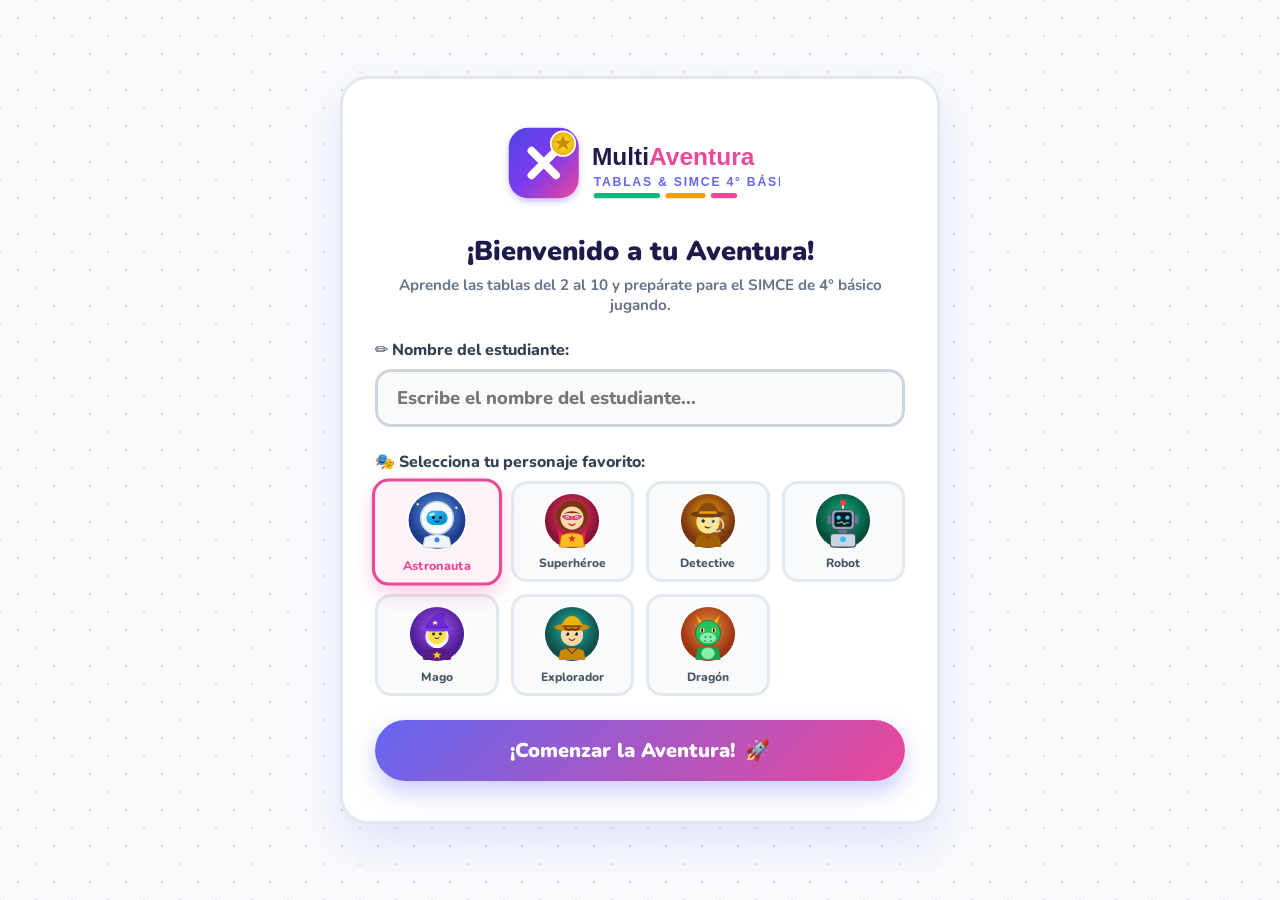
<file: misTablas jean segovia 4c/index.html>
<!DOCTYPE html>
<html lang="es">
<head>
  <meta charset="UTF-8">
  <meta name="viewport" content="width=device-width, initial-scale=1.0, maximum-scale=1.0, user-scalable=no">
  <meta name="theme-color" content="#6366f1">
  <meta name="mobile-web-app-capable" content="yes">
  <meta name="apple-mobile-web-app-capable" content="yes">
  <meta name="apple-mobile-web-app-status-bar-style" content="black-translucent">
  <link rel="manifest" href="manifest.json">
  <title>MultiAventura Matemática - Tablas & SIMCE 4° Básico</title>
  <!-- Google Fonts para una tipografía amigable y moderna -->
  <link rel="preconnect" href="https://fonts.googleapis.com">
  <link rel="preconnect" href="https://fonts.gstatic.com" crossorigin>
  <link href="https://fonts.googleapis.com/css2?family=Nunito:wght@600;700;800;900&display=swap" rel="stylesheet">
  <style>
    :root {
      --primary: #6366f1;
      --primary-dark: #4f46e5;
      --secondary: #ec4899;
      --accent: #f59e0b;
      --success: #10b981;
      --bg: #f8fafc;
      --text: #1e293b;
      --font-family: 'Nunito', system-ui, sans-serif;
    }

    * {
      box-sizing: border-box;
      margin: 0;
      padding: 0;
      font-family: var(--font-family);
      -webkit-tap-highlight-color: transparent;
    }

    body {
      background-color: var(--bg);
      background-image: 
        radial-gradient(#c7d2fe 1.5px, transparent 1.5px),
        radial-gradient(#fbcfe8 1.5px, var(--bg) 1.5px);
      background-size: 36px 36px;
      background-position: 0 0, 18px 18px;
      min-height: 100vh;
      display: flex;
      align-items: center;
      justify-content: center;
      padding: 1.5rem;
    }

    .login-card {
      background: #ffffff;
      border: 3px solid #e2e8f0;
      border-radius: 28px;
      padding: 2.5rem 2rem;
      width: 100%;
      max-width: 600px;
      box-shadow: 0 20px 45px rgba(99, 102, 241, 0.15);
      text-align: center;
      animation: popIn 0.4s cubic-bezier(0.34, 1.56, 0.64, 1);
    }

    @keyframes popIn {
      from { transform: scale(0.9); opacity: 0; }
      to { transform: scale(1); opacity: 1; }
    }

    .brand-logo {
      margin-bottom: 1.25rem;
    }

    .brand-logo img {
      max-width: 280px;
      height: auto;
    }

    .welcome-title {
      font-size: 1.7rem;
      font-weight: 900;
      color: #1e1b4b;
      margin-bottom: 0.35rem;
    }

    .welcome-subtitle {
      font-size: 0.95rem;
      color: #64748b;
      font-weight: 700;
      margin-bottom: 1.5rem;
    }

    /* LISTA DE ESTUDIANTES GUARDADOS EN ESTE EQUIPO */
    .saved-students-container {
      background: #f8fafc;
      border: 2px solid #e2e8f0;
      border-radius: 20px;
      padding: 1.25rem;
      margin-bottom: 1.75rem;
      text-align: left;
    }

    .saved-students-title {
      font-size: 0.95rem;
      font-weight: 800;
      color: #334155;
      margin-bottom: 0.75rem;
      display: flex;
      align-items: center;
      justify-content: space-between;
    }

    .saved-students-list {
      display: flex;
      flex-direction: column;
      gap: 0.6rem;
      max-height: 190px;
      overflow-y: auto;
      padding-right: 0.3rem;
    }

    .student-item-pill {
      background: #ffffff;
      border: 2px solid #cbd5e1;
      border-radius: 14px;
      padding: 0.6rem 0.85rem;
      display: flex;
      align-items: center;
      justify-content: space-between;
      gap: 0.75rem;
      transition: all 0.2s ease;
      cursor: pointer;
    }

    .student-item-pill:hover {
      border-color: var(--primary);
      background: #eef2ff;
      transform: translateX(4px);
    }

    .student-item-info {
      display: flex;
      align-items: center;
      gap: 0.6rem;
      flex: 1;
    }

    .student-item-avatar {
      width: 36px;
      height: 36px;
      border-radius: 50%;
      background: #ffffff;
      border: 1px solid #cbd5e1;
    }

    .student-item-name {
      font-weight: 800;
      font-size: 0.95rem;
      color: var(--text);
    }

    .student-item-score {
      font-size: 0.8rem;
      font-weight: 700;
      color: #d97706;
    }

    .btn-delete-student {
      background: #fee2e2;
      border: 1px solid #fca5a5;
      color: #dc2626;
      border-radius: 8px;
      padding: 0.25rem 0.5rem;
      font-size: 0.8rem;
      font-weight: 800;
      cursor: pointer;
      transition: all 0.15s ease;
    }

    .btn-delete-student:hover {
      background: #ef4444;
      color: #ffffff;
    }

    .form-group {
      text-align: left;
      margin-bottom: 1.5rem;
    }

    .form-label {
      display: block;
      font-size: 1rem;
      font-weight: 800;
      color: #334155;
      margin-bottom: 0.45rem;
    }

    .name-input {
      width: 100%;
      padding: 0.85rem 1.2rem;
      font-size: 1.15rem;
      font-weight: 800;
      border: 3px solid #cbd5e1;
      border-radius: 16px;
      outline: none;
      transition: all 0.2s ease;
      color: #1e293b;
      background: #f8fafc;
    }

    .name-input:focus {
      border-color: var(--primary);
      background: #ffffff;
      box-shadow: 0 0 0 4px rgba(99, 102, 241, 0.15);
    }

    /* BADGE DINÁMICO DE ESTUDIANTE */
    .student-status-badge {
      margin-top: 0.5rem;
      font-size: 0.85rem;
      font-weight: 800;
      padding: 0.4rem 0.75rem;
      border-radius: 8px;
      display: none;
    }

    .badge-new {
      background: #ecfdf5;
      color: #059669;
      border: 1px solid #a7f3d0;
      display: block;
    }

    .badge-existing {
      background: #eff6ff;
      color: #2563eb;
      border: 1px solid #bfdbfe;
      display: block;
    }

    /* GRILLA DE SELECCIÓN DE AVATAR */
    .avatar-grid {
      display: grid;
      grid-template-columns: repeat(4, 1fr);
      gap: 0.75rem;
      margin-top: 0.5rem;
    }

    .avatar-option {
      background: #f8fafc;
      border: 3px solid #e2e8f0;
      border-radius: 16px;
      padding: 0.5rem 0.35rem;
      cursor: pointer;
      transition: all 0.25s cubic-bezier(0.34, 1.56, 0.64, 1);
      display: flex;
      flex-direction: column;
      align-items: center;
      gap: 0.35rem;
    }

    .avatar-option:hover {
      transform: translateY(-4px) scale(1.04);
      border-color: #a5b4fc;
      background: #eef2ff;
    }

    .avatar-option.selected {
      border-color: var(--secondary);
      background: #fdf2f8;
      box-shadow: 0 8px 18px rgba(236, 72, 153, 0.25);
      transform: scale(1.05);
    }

    .avatar-img {
      width: 58px;
      height: 58px;
      border-radius: 50%;
      background: #ffffff;
    }

    .avatar-name {
      font-size: 0.75rem;
      font-weight: 800;
      color: #475569;
    }

    .avatar-option.selected .avatar-name {
      color: var(--secondary);
    }

    /* BOTÓN DE ENTRADA */
    .enter-btn {
      width: 100%;
      background: linear-gradient(135deg, #6366f1 0%, #ec4899 100%);
      color: #ffffff;
      border: none;
      border-radius: 9999px;
      padding: 1.05rem;
      font-size: 1.25rem;
      font-weight: 900;
      cursor: pointer;
      box-shadow: 0 10px 25px rgba(99, 102, 241, 0.35);
      transition: all 0.2s ease;
      display: flex;
      align-items: center;
      justify-content: center;
      gap: 0.6rem;
      margin-top: 1rem;
    }

    .enter-btn:hover {
      transform: translateY(-2px);
      box-shadow: 0 14px 28px rgba(99, 102, 241, 0.45);
    }

    .enter-btn:active {
      transform: scale(0.98);
    }

    /* ALERTA DE ERROR */
    .error-msg {
      background: #fee2e2;
      border: 2px solid #ef4444;
      color: #b91c1c;
      padding: 0.75rem 1rem;
      border-radius: 12px;
      font-weight: 800;
      font-size: 0.92rem;
      margin-bottom: 1.25rem;
      display: none;
      animation: shake 0.3s ease;
    }

    @keyframes shake {
      0%, 100% { transform: translateX(0); }
      20%, 60% { transform: translateX(-6px); }
      40%, 80% { transform: translateX(6px); }
    }

    @media (max-width: 540px) {
      .login-card {
        padding: 1.75rem 1.25rem;
      }
      .avatar-grid {
        grid-template-columns: repeat(2, 1fr);
      }
    }
  </style>
</head>
<body>

  <div class="login-card">
    <!-- Logotipo y Nombre de la Plataforma -->
    <div class="brand-logo">
      <img src="Sistema/IMAGEN/logo.svg" alt="MultiAventura Matemática">
    </div>

    <h1 class="welcome-title">¡Bienvenido a tu Aventura!</h1>
    <p class="welcome-subtitle">Aprende las tablas del 2 al 10 y prepárate para el SIMCE de 4° básico jugando.</p>

    <!-- Caja de mensajes de error -->
    <div id="errorAlert" class="error-msg"></div>

    <!-- LISTADO DE ESTUDIANTES GUARDADOS EN ESTE EQUIPO -->
    <div id="savedStudentsBox" class="saved-students-container" style="display: none;">
      <div class="saved-students-title">
        <span>👥 Estudiantes registrados en este equipo:</span>
        <span style="font-size: 0.75rem; color: #64748b; font-weight: 700;">Toca tu perfil para continuar</span>
      </div>
      <div id="savedStudentsList" class="saved-students-list"></div>
    </div>

    <form id="loginForm" onsubmit="handleLogin(event)">
      <!-- Campo Nombre -->
      <div class="form-group">
        <label for="studentNameInput" class="form-label">
          ✏️ Nombre del estudiante:
        </label>
        <input 
          type="text" 
          id="studentNameInput" 
          class="name-input" 
          placeholder="Escribe el nombre del estudiante..." 
          autocomplete="off" 
          maxlength="20"
          oninput="checkStudentNameInput()"
        >
        <div id="studentStatusBadge" class="student-status-badge"></div>
      </div>

      <!-- Selección de Avatar -->
      <div class="form-group">
        <label class="form-label">
          🎭 Selecciona tu personaje favorito:
        </label>
        
        <div class="avatar-grid" id="avatarGrid">
          <div class="avatar-option selected" data-avatar="avatar_astronauta.svg" onclick="selectAvatar('avatar_astronauta.svg', this)">
            <img class="avatar-img" src="Sistema/IMAGEN/avatar_astronauta.svg" alt="Astronauta">
            <span class="avatar-name">Astronauta</span>
          </div>

          <div class="avatar-option" data-avatar="avatar_superheroina.svg" onclick="selectAvatar('avatar_superheroina.svg', this)">
            <img class="avatar-img" src="Sistema/IMAGEN/avatar_superheroina.svg" alt="Superheroína">
            <span class="avatar-name">Superhéroe</span>
          </div>

          <div class="avatar-option" data-avatar="avatar_detective.svg" onclick="selectAvatar('avatar_detective.svg', this)">
            <img class="avatar-img" src="Sistema/IMAGEN/avatar_detective.svg" alt="Detective">
            <span class="avatar-name">Detective</span>
          </div>

          <div class="avatar-option" data-avatar="avatar_robot.svg" onclick="selectAvatar('avatar_robot.svg', this)">
            <img class="avatar-img" src="Sistema/IMAGEN/avatar_robot.svg" alt="Robot">
            <span class="avatar-name">Robot</span>
          </div>

          <div class="avatar-option" data-avatar="avatar_mago.svg" onclick="selectAvatar('avatar_mago.svg', this)">
            <img class="avatar-img" src="Sistema/IMAGEN/avatar_mago.svg" alt="Mago">
            <span class="avatar-name">Mago</span>
          </div>

          <div class="avatar-option" data-avatar="avatar_explorador.svg" onclick="selectAvatar('avatar_explorador.svg', this)">
            <img class="avatar-img" src="Sistema/IMAGEN/avatar_explorador.svg" alt="Explorador">
            <span class="avatar-name">Explorador</span>
          </div>

          <div class="avatar-option" data-avatar="avatar_dragon.svg" onclick="selectAvatar('avatar_dragon.svg', this)">
            <img class="avatar-img" src="Sistema/IMAGEN/avatar_dragon.svg" alt="Dragón">
            <span class="avatar-name">Dragón</span>
          </div>
        </div>
      </div>

      <!-- Botón Ingresar -->
      <button type="submit" class="enter-btn">
        <span>¡Comenzar la Aventura!</span>
        <span>🚀</span>
      </button>
    </form>
  </div>

  <script>
    let chosenAvatar = 'avatar_astronauta.svg';

    function getStudentKey(name) {
      if (!name) return '';
      return name.trim().toLowerCase().normalize("NFD").replace(/[\u0300-\u036f]/g, "");
    }

    function getAllUsers() {
      try {
        const data = localStorage.getItem('multiAventura_usuarios');
        return data ? JSON.parse(data) : {};
      } catch (e) {
        return {};
      }
    }

    function saveAllUsers(users) {
      localStorage.setItem('multiAventura_usuarios', JSON.stringify(users));
    }

    function createFreshStudent(nombre, avatar) {
      const tablas = {};
      for (let i = 2; i <= 10; i++) {
        tablas[i] = { progreso: 0, estrellas: 0, completada: false };
      }
      return {
        nombre: nombre.trim(),
        avatar: avatar || 'avatar_astronauta.svg',
        puntos: 0,
        estrellas: 0,
        tablasProgreso: tablas,
        logros: {
          primera_tabla: false,
          maestro_2: false,
          racha_tiempo: false,
          detective_pro: false,
          memoria_genio: false,
          simce_aprobado: false
        },
        ensayosSimce: []
      };
    }

    function selectAvatar(avatarFile, cardEl) {
      chosenAvatar = avatarFile;
      document.querySelectorAll('.avatar-option').forEach(el => el.classList.remove('selected'));
      if (cardEl) cardEl.classList.add('selected');
    }

    function setAvatarByName(avatarFile) {
      chosenAvatar = avatarFile;
      document.querySelectorAll('.avatar-option').forEach(el => {
        el.classList.toggle('selected', el.getAttribute('data-avatar') === avatarFile);
      });
    }

    function showError(msg) {
      const errEl = document.getElementById('errorAlert');
      errEl.textContent = msg;
      errEl.style.display = 'block';
    }

    function hideError() {
      const errEl = document.getElementById('errorAlert');
      errEl.style.display = 'none';
    }

    // Verificar si el nombre escrito es nuevo o ya tiene cuenta
    function checkStudentNameInput() {
      const name = document.getElementById('studentNameInput').value.trim();
      const badge = document.getElementById('studentStatusBadge');
      if (!name || name.length < 2) {
        badge.style.display = 'none';
        return;
      }

      const users = getAllUsers();
      const key = getStudentKey(name);

      if (users[key]) {
        badge.className = 'student-status-badge badge-existing';
        badge.innerHTML = `👋 ¡Hola de nuevo, ${users[key].nombre}! Continuarás con tu progreso guardado (${users[key].puntos} pts ⭐).`;
        badge.style.display = 'block';
        if (users[key].avatar) {
          setAvatarByName(users[key].avatar);
        }
      } else {
        badge.className = 'student-status-badge badge-new';
        badge.innerHTML = `✨ ¡Nuevo estudiante! Tu aventura comenzará desde 0 puntos, sin mezclar el progreso anterior.`;
        badge.style.display = 'block';
      }
    }

    // Ingresar directamente con un estudiante guardado
    function loginWithExistingStudent(key) {
      const users = getAllUsers();
      const student = users[key];
      if (!student) return;

      localStorage.setItem('multiAventura_estudiante', JSON.stringify(student));
      window.location.href = 'Sistema/index.html';
    }

    // Eliminar perfil de un estudiante
    function deleteStudent(key, event) {
      event.stopPropagation();
      const users = getAllUsers();
      const student = users[key];
      if (!student) return;

      if (confirm(`¿Deseas eliminar el perfil de "${student.nombre}" de este equipo?`)) {
        delete users[key];
        saveAllUsers(users);

        // Si el estudiante eliminado era el último activo, limpiar
        const currentSaved = localStorage.getItem('multiAventura_estudiante');
        if (currentSaved) {
          try {
            const parsed = JSON.parse(currentSaved);
            if (getStudentKey(parsed.nombre) === key) {
              localStorage.removeItem('multiAventura_estudiante');
            }
          } catch(e) {}
        }

        renderSavedStudents();
        checkStudentNameInput();
      }
    }

    // Renderizar lista de estudiantes guardados
    function renderSavedStudents() {
      const users = getAllUsers();
      const keys = Object.keys(users);
      const container = document.getElementById('savedStudentsBox');
      const listEl = document.getElementById('savedStudentsList');

      if (keys.length === 0) {
        container.style.display = 'none';
        return;
      }

      container.style.display = 'block';
      listEl.innerHTML = keys.map(k => {
        const u = users[k];
        return `
          <div class="student-item-pill" onclick="loginWithExistingStudent('${k}')" title="Continuar como ${u.nombre}">
            <div class="student-item-info">
              <img class="student-item-avatar" src="Sistema/IMAGEN/${u.avatar || 'avatar_astronauta.svg'}" alt="Avatar">
              <div>
                <div class="student-item-name">${u.nombre}</div>
                <div class="student-item-score">⭐ ${u.puntos || 0} pts • ${u.estrellas || 0} estrellas</div>
              </div>
            </div>
            <div style="display: flex; align-items: center; gap: 0.5rem;">
              <span style="font-size: 0.85rem; font-weight: 800; color: var(--primary);">Entrar ➡️</span>
              <button class="btn-delete-student" onclick="deleteStudent('${k}', event)" title="Eliminar este perfil">🗑️</button>
            </div>
          </div>
        `;
      }).join('');
    }

    function handleLogin(e) {
      e.preventDefault();
      hideError();

      const nameInput = document.getElementById('studentNameInput');
      const name = nameInput.value.trim();

      // Validación de datos
      if (!name) {
        showError('⚠️ ¡Por favor escribe tu nombre antes de comenzar!');
        nameInput.focus();
        return;
      }

      if (name.length < 2) {
        showError('⚠️ El nombre debe tener al menos 2 letras.');
        nameInput.focus();
        return;
      }

      if (!chosenAvatar) {
        showError('⚠️ Elige un personaje para acompañarte en tu aventura.');
        return;
      }

      const users = getAllUsers();
      const key = getStudentKey(name);
      let targetStudent = null;

      if (users[key]) {
        // Estudiante EXISTENTE: continúa con su propio progreso guardado
        targetStudent = users[key];
        targetStudent.avatar = chosenAvatar; // Permite actualizar avatar si lo desea
      } else {
        // Estudiante NUEVO: empieza estrictamente en CERO (sin puntos, sin estrellas, sin tablas hechas)
        targetStudent = createFreshStudent(name, chosenAvatar);
      }

      // Guardar en la base de datos de usuarios
      users[key] = targetStudent;
      saveAllUsers(users);

      // Guardar como estudiante activo para la sesión actual
      localStorage.setItem('multiAventura_estudiante', JSON.stringify(targetStudent));

      // Redirigir a Sistema/index.html
      window.location.href = 'Sistema/index.html';
    }

    document.addEventListener('DOMContentLoaded', () => {
      // Si existía un perfil viejo huérfano, migrarlo a la estructura multi-usuario
      const oldSaved = localStorage.getItem('multiAventura_estudiante');
      if (oldSaved) {
        try {
          const parsed = JSON.parse(oldSaved);
          if (parsed.nombre) {
            const users = getAllUsers();
            const key = getStudentKey(parsed.nombre);
            if (!users[key]) {
              users[key] = parsed;
              saveAllUsers(users);
            }
          }
        } catch (e) {}
      }

      renderSavedStudents();
    });
  </script>
</body>
</html>
</file>
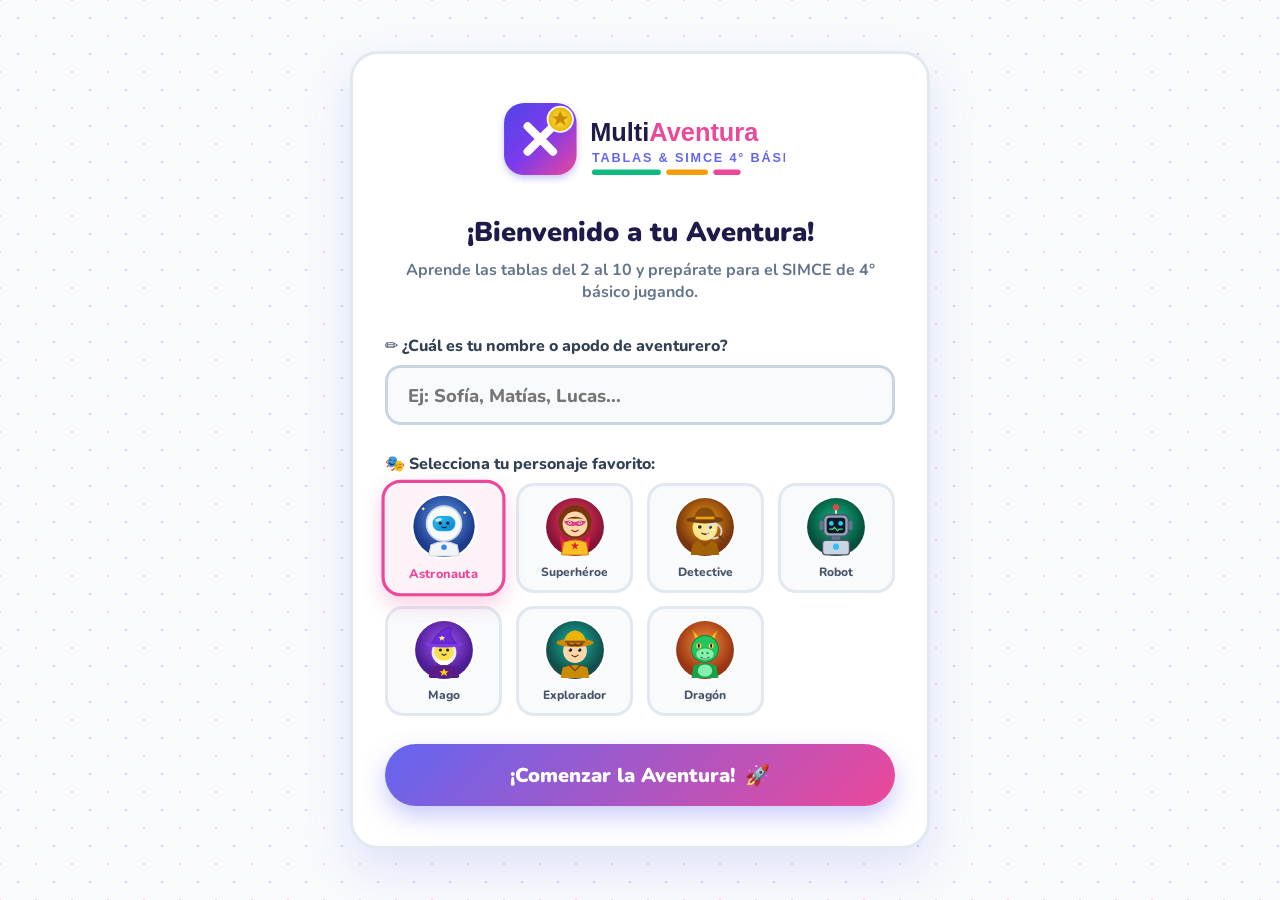
<file: trabajo jf/index.html>
<!DOCTYPE html>
<html lang="es">
<head>
  <meta charset="UTF-8">
  <meta http-equiv="refresh" content="0; url=misTablas/index.html">
  <title>Redireccionando a misTablas...</title>
  <script>
    window.location.href = "misTablas/index.html";
  </script>
</head>
<body style="font-family: sans-serif; text-align: center; padding: 50px;">
  <p>Redireccionando a la plataforma MultiAventura...</p>
  <p><a href="misTablas/index.html">Haz clic aquí si no redirige automáticamente.</a></p>
</body>
</html>
</file>
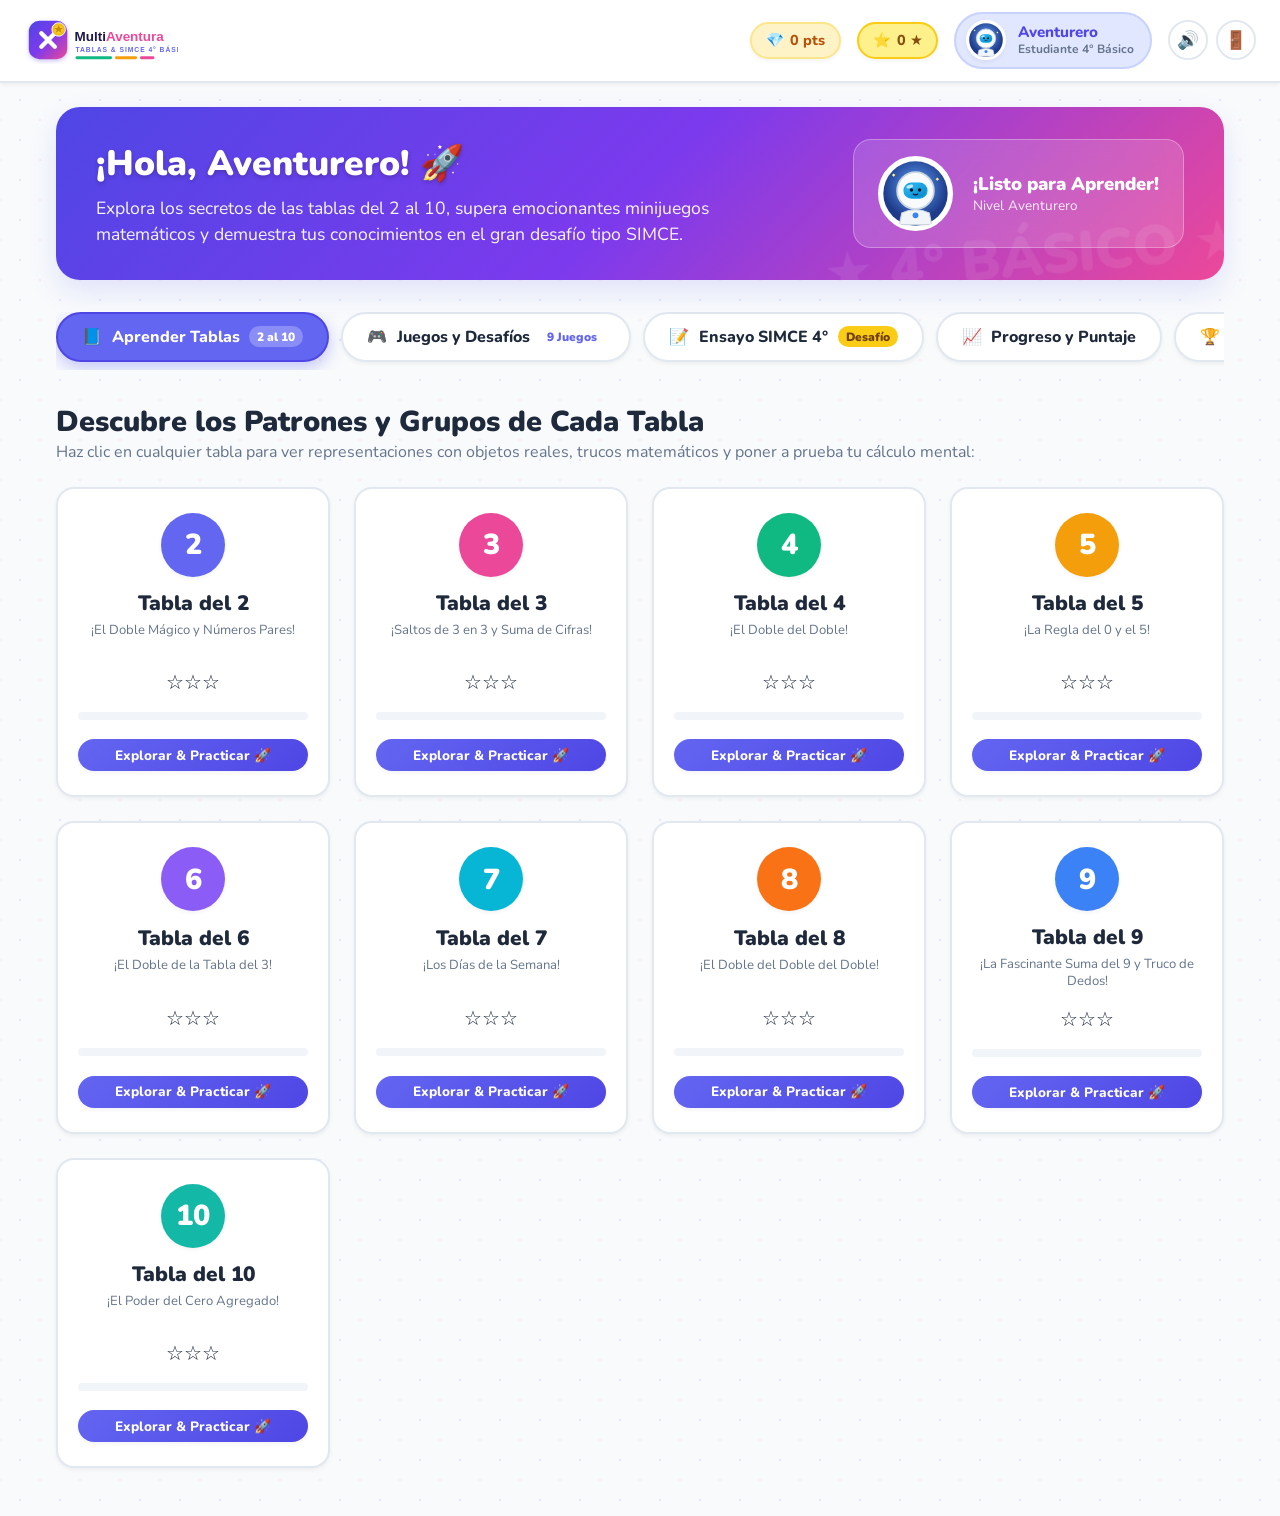
<file: misTablas jean segovia 4c/Sistema/index.html>
<!DOCTYPE html>
<html lang="es">
<head>
  <meta charset="UTF-8">
  <meta name="viewport" content="width=device-width, initial-scale=1.0, maximum-scale=1.0, user-scalable=no">
  <meta name="theme-color" content="#6366f1">
  <meta name="mobile-web-app-capable" content="yes">
  <meta name="apple-mobile-web-app-capable" content="yes">
  <meta name="apple-mobile-web-app-status-bar-style" content="black-translucent">
  <link rel="manifest" href="../manifest.json">
  <title>Sistema MultiAventura - Tablas & SIMCE 4° Básico</title>
  
  <!-- Tipografía Google Fonts -->
  <link rel="preconnect" href="https://fonts.googleapis.com">
  <link rel="preconnect" href="https://fonts.gstatic.com" crossorigin>
  <link href="https://fonts.googleapis.com/css2?family=Nunito:wght@600;700;800;900&display=swap" rel="stylesheet">

  <!-- Hojas de Estilos Modulares -->
  <link rel="stylesheet" href="CSS/estilos.css">
  <link rel="stylesheet" href="CSS/juegos.css">
  <link rel="stylesheet" href="CSS/simce.css">
</head>
<body>

  <!-- BARRA DE NAVEGACIÓN SUPERIOR -->
  <header class="navbar">
    <a href="#" class="nav-brand" onclick="location.reload()">
      <img src="IMAGEN/logo.svg" alt="MultiAventura Matemática">
    </a>

    <div style="display: flex; align-items: center; gap: 1rem; flex-wrap: wrap;">
      <!-- Puntos y Estrellas -->
      <div class="nav-stats">
        <div class="stat-pill stat-points" title="Tus Puntos de Aventurero">
          <span>💎</span>
          <span id="userPointsTxt">100 pts</span>
        </div>
        <div class="stat-pill stat-stars" title="Estrellas Obtenidas">
          <span>⭐</span>
          <span id="userStarsTxt">3 ★</span>
        </div>
      </div>

      <!-- Perfil del Estudiante -->
      <div class="user-badge">
        <img id="userAvatarImg" class="avatar-mini" src="IMAGEN/avatar_astronauta.svg" alt="Avatar">
        <div class="user-info">
          <span id="userNameTxt" class="user-name">Aventurero</span>
          <span class="user-role">Estudiante 4° Básico</span>
        </div>
      </div>

      <!-- Acciones de Sonido y Salida -->
      <div class="nav-actions">
        <button id="toggleSoundBtn" class="btn-icon" title="Activar/Desactivar Sonidos">🔊</button>
        <button id="logoutBtn" class="btn-icon" title="Cambiar de Estudiante o Salir">🚪</button>
      </div>
    </div>
  </header>

  <!-- CONTENIDO PRINCIPAL -->
  <main class="container">
    
    <!-- BANNER HERO DE BIENVENIDA -->
    <section class="hero-banner">
      <div class="hero-content">
        <h1>¡Hola, <span id="heroStudentName">Aventurero</span>! 🚀</h1>
        <p>
          Explora los secretos de las tablas del 2 al 10, supera emocionantes minijuegos matemáticos y demuestra tus conocimientos en el gran desafío tipo SIMCE.
        </p>
      </div>
      <div class="hero-avatar-show">
        <img id="heroAvatarImg" src="IMAGEN/avatar_astronauta.svg" alt="Personaje">
        <div>
          <div style="font-weight: 900; font-size: 1.15rem;">¡Listo para Aprender!</div>
          <div style="font-size: 0.85rem; opacity: 0.9;">Nivel Aventurero</div>
        </div>
      </div>
    </section>

    <!-- PESTAÑAS DEL MENÚ PRINCIPAL -->
    <nav class="main-tabs">
      <button class="tab-btn active" data-tab="tabAprender">
        <span>📘</span>
        <span>Aprender Tablas</span>
        <span class="badge-pill">2 al 10</span>
      </button>

      <button class="tab-btn" data-tab="tabJuegos">
        <span>🎮</span>
        <span>Juegos y Desafíos</span>
        <span class="badge-pill">9 Juegos</span>
      </button>

      <button class="tab-btn" data-tab="tabSimce">
        <span>📝</span>
        <span>Ensayo SIMCE 4°</span>
        <span class="badge-pill" style="background: #facc15; color: #713f12;">Desafío</span>
      </button>

      <button class="tab-btn" data-tab="tabProgreso">
        <span>📈</span>
        <span>Progreso y Puntaje</span>
      </button>

      <button class="tab-btn" data-tab="tabLogros">
        <span>🏆</span>
        <span>Logros y Medallas</span>
      </button>
    </nav>

    <!-- ==============================================================
         SECCIÓN 1: APRENDER TABLAS (2 AL 10)
         ============================================================== -->
    <section id="tabAprender" class="section-panel active">
      <div style="margin-bottom: 1.5rem;">
        <h2 style="font-size: 1.8rem; font-weight: 900; color: var(--text-dark);">
          Descubre los Patrones y Grupos de Cada Tabla
        </h2>
        <p style="color: var(--text-muted); font-size: 1rem;">
          Haz clic en cualquier tabla para ver representaciones con objetos reales, trucos matemáticos y poner a prueba tu cálculo mental:
        </p>
      </div>

      <!-- Grilla dinámica de tablas del 2 al 10 generada por tablas.js -->
      <div class="tables-grid" id="tablesGridContainer"></div>
    </section>

    <!-- ==============================================================
         SECCIÓN 2: JUEGOS Y DESAFÍOS (9 ACTIVIDADES VARIADAS)
         ============================================================== -->
    <section id="tabJuegos" class="section-panel">
      <div style="margin-bottom: 1.5rem;">
        <h2 style="font-size: 1.8rem; font-weight: 900; color: var(--text-dark);">
          Juegos Matemáticos Dinámicos (9 Desafíos SIMCE)
        </h2>
        <p style="color: var(--text-muted); font-size: 1rem;">
          ¡Aprende sin memorizaciones aburridas! Elige una actividad para ganar puntos y desbloquear logros:
        </p>
      </div>

      <div class="games-grid">
        <!-- 1. Memoria Matemática -->
        <div class="game-card">
          <div>
            <div class="game-card-tag" style="background: #e0e7ff; color: #4338ca;">Problemas Reales</div>
            <div class="game-card-icon">🃏</div>
            <h3>Memoria Matemática SIMCE</h3>
            <p>Relaciona operaciones con situaciones de la vida cotidiana (cajas de lápices, filas de sillas y bolsas).</p>
          </div>
          <button class="btn btn-primary btn-block" onclick="JuegosController.openGame('memoria')">
            ¡Jugar Memoria! 🎴
          </button>
        </div>

        <!-- 2. Atrapa el Resultado -->
        <div class="game-card">
          <div>
            <div class="game-card-tag" style="background: #fce7f3; color: #be185d;">Arcade &amp; Rachas</div>
            <div class="game-card-icon">🫧</div>
            <h3>Atrapa el Resultado Arcade</h3>
            <p>Resuelve situaciones rápidas de compras y grupos antes de que suban las burbujas. ¡Gana combos con fuego!</p>
          </div>
          <button class="btn btn-secondary btn-block" onclick="JuegosController.openGame('atrapa')">
            ¡Atrapar Burbujas! 🎯
          </button>
        </div>

        <!-- 3. Construye la Multiplicación -->
        <div class="game-card">
          <div>
            <div class="game-card-tag" style="background: #d1fae5; color: #065f46;">Arreglos Rectangulares</div>
            <div class="game-card-icon">🧱</div>
            <h3>Construye la Multiplicación</h3>
            <p>Domina el concepto clave del SIMCE: filas × columnas armando sillas del acto escolar, huertos y bandejas.</p>
          </div>
          <button class="btn btn-success btn-block" onclick="JuegosController.openGame('construye')">
            ¡Construir Filas! 📐
          </button>
        </div>

        <!-- 4. ¿Quién tiene la respuesta? -->
        <div class="game-card">
          <div>
            <div class="game-card-tag" style="background: #fef3c7; color: #92400e;">Detector de Errores</div>
            <div class="game-card-icon">🦸</div>
            <h3>¿Quién tiene la respuesta?</h3>
            <p>Elige al compañero correcto y descubre por qué las otras opciones son trampas comunes del SIMCE.</p>
          </div>
          <button class="btn btn-accent btn-block" onclick="JuegosController.openGame('personajes')">
            ¡Elegir Amigo! 👥
          </button>
        </div>

        <!-- 5. Desafío contra el Tiempo -->
        <div class="game-card">
          <div>
            <div class="game-card-tag" style="background: #fee2e2; color: #991b1b;">Torneo de Cálculo</div>
            <div class="game-card-icon">⏱️</div>
            <h3>Torneo Contra el Tiempo</h3>
            <p>50 segundos de cálculo mental ágil con 3 vidas y rachas de fuego. ¡Ideal para agilizar tu mente!</p>
          </div>
          <button class="btn btn-primary btn-block" onclick="JuegosController.openGame('tiempo')">
            ¡Iniciar Carrera! ⚡
          </button>
        </div>

        <!-- 6. Arrastra y Completa -->
        <div class="game-card">
          <div>
            <div class="game-card-tag" style="background: #e0f2fe; color: #0369a1;">Propiedad Conmutativa</div>
            <div class="game-card-icon">✋</div>
            <h3>Arrastra y Completa</h3>
            <p>Aprende las propiedades de la multiplicación y la suma iterada colocando las fichas en sus casilleros.</p>
          </div>
          <button class="btn btn-primary btn-block" onclick="JuegosController.openGame('arrastra')">
            ¡Completar Fichas! 🧩
          </button>
        </div>

        <!-- 7. Detective Matemático -->
        <div class="game-card">
          <div>
            <div class="game-card-tag" style="background: #fef08a; color: #854d0e;">Misterio &amp; Pistas</div>
            <div class="game-card-icon">🔍</div>
            <h3>Detective Matemático</h3>
            <p>Descifra 3 pistas de múltiplos, números pares y problemas reales para resolver los casos de misterio.</p>
          </div>
          <button class="btn btn-accent btn-block" onclick="JuegosController.openGame('detective')">
            ¡Resolver Caso! 🕵️
          </button>
        </div>

        <!-- 8. Súper Mercado SIMCE -->
        <div class="game-card">
          <div>
            <div class="game-card-tag" style="background: #fef3c7; color: #b45309;">Precios &amp; Dinero</div>
            <div class="game-card-icon">🛒</div>
            <h3>Súper Mercado SIMCE</h3>
            <p>Atiende a los clientes calculando el total de sus compras con precios unitarios de productos reales.</p>
          </div>
          <button class="btn btn-success btn-block" onclick="JuegosController.openGame('supermercado')">
            ¡Abrir Caja! 💵
          </button>
        </div>

        <!-- 9. El Salto de la Ranita -->
        <div class="game-card">
          <div>
            <div class="game-card-tag" style="background: #d1fae5; color: #065f46;">Recta Numérica</div>
            <div class="game-card-icon">🐸</div>
            <h3>El Salto de la Ranita</h3>
            <p>Haz saltar la ranita en la recta numérica de 5 en 5, 6 en 6 o 7 en 7 para descubrir patrones y metas.</p>
          </div>
          <button class="btn btn-primary btn-block" onclick="JuegosController.openGame('ranita')">
            ¡Saltar a la Meta! 🌿
          </button>
        </div>
      </div>
    </section>

    <!-- ==============================================================
         SECCIÓN 3: ENSAYO MATEMÁTICO TIPO SIMCE
         ============================================================== -->
    <section id="tabSimce" class="section-panel">
      <!-- Banner Destacado SIMCE -->
      <div class="simce-highlight-card">
        <div>
          <span class="simce-badge-big">SIMCE 4° BÁSICO</span>
          <h2>Ensayo Matemático Contextualizado</h2>
          <p>
            10 preguntas con situaciones reales y cotidianas: compras en el colegio, orden de filas en el teatro, útiles escolares y huertos escolares. ¡Responde todas las preguntas a tu propio ritmo!
          </p>
        </div>
        <div style="font-size: 5rem; opacity: 0.9;">📝</div>
      </div>

      <!-- Contenedor del Ensayo SIMCE gestionado dinámicamente por simce.js -->
      <div id="simceContainerWrapper">
        <div class="simce-container">
          <!-- Panel lateral con las 10 preguntas -->
          <aside class="simce-sidebar">
            <div>
              <div class="simce-sidebar-header">
                <h3>Preguntas SIMCE</h3>
                <p>Selecciona una pregunta para responderla:</p>
              </div>
              <div class="simce-questions-grid" id="simceNavGrid"></div>
            </div>
            <div class="simce-sidebar-footer">
              <div class="simce-progress-counter" id="simceProgressTxt">Respondidas: 0 de 10</div>
            </div>
          </aside>

          <!-- Área principal de la pregunta actual -->
          <main id="simceMainArea"></main>
        </div>
      </div>
    </section>

    <!-- ==============================================================
         SECCIÓN 4: PROGRESO Y PUNTAJE
         ============================================================== -->
    <section id="tabProgreso" class="section-panel">
      <div style="margin-bottom: 2rem;">
        <h2 style="font-size: 1.8rem; font-weight: 900; color: var(--text-dark);">
          Tu Resumen de Avance en las Tablas
        </h2>
        <p style="color: var(--text-muted); font-size: 1rem;">
          Observa qué tablas ya dominas por completo y cuáles puedes seguir practicando:
        </p>
      </div>

      <!-- Tarjeta de Progreso General -->
      <div style="background: #ffffff; border: 2px solid var(--border); border-radius: var(--radius-lg); padding: 1.75rem; margin-bottom: 2rem; box-shadow: var(--shadow-sm);">
        <div style="display: flex; justify-content: space-between; align-items: center; margin-bottom: 0.75rem;">
          <h3 style="font-size: 1.3rem; font-weight: 900; color: var(--primary-dark);">Maestría Global de Multiplicación</h3>
          <span id="overallProgressTxt" style="font-weight: 800; color: var(--text-muted);">0% completado</span>
        </div>
        <div style="background: #f1f5f9; height: 16px; border-radius: 8px; overflow: hidden;">
          <div id="overallProgressBar" style="background: linear-gradient(90deg, #6366f1, #10b981); height: 100%; width: 20%; transition: width 0.5s ease;"></div>
        </div>
      </div>

      <!-- Desglose tabla por tabla -->
      <div class="tables-grid" id="progressDetailedList"></div>

      <!-- Opciones de reinicio o cambio de estudiante -->
      <div style="margin-top: 2rem; padding: 1.5rem; background: #ffffff; border: 2px dashed #cbd5e1; border-radius: var(--radius-md); text-align: center; display: flex; justify-content: center; gap: 1rem; flex-wrap: wrap;">
        <button class="btn btn-outline btn-sm" onclick="AppState.resetCurrentProgress()">
          🔄 Reiniciar mi progreso a 0 puntos
        </button>
        <button class="btn btn-outline btn-sm" onclick="window.location.href='../index.html'">
          👥 Cambiar de estudiante
        </button>
      </div>
    </section>

    <!-- ==============================================================
         SECCIÓN 5: LOGROS Y RECOMPENSAS
         ============================================================== -->
    <section id="tabLogros" class="section-panel">
      <div style="margin-bottom: 1.5rem;">
        <h2 style="font-size: 1.8rem; font-weight: 900; color: var(--text-dark);">
          Medallas e Insignias Desbloqueables
        </h2>
        <p style="color: var(--text-muted); font-size: 1rem;">
          Supera desafíos en la plataforma para desbloquear cada trofeo y ganar puntos extra:
        </p>
      </div>

      <!-- Grilla de Logros generada por app.js -->
      <div class="achievements-grid" id="achievementsList"></div>
    </section>

  </main>

  <!-- ==============================================================
       MODAL 1: VISOR INTERACTIVO DE TABLA (APRENDER & PRACTICAR)
       ============================================================== -->
  <div id="tableModalOverlay" class="view-overlay">
    <div class="view-modal">
      <div class="modal-header">
        <div class="modal-title-box">
          <span style="font-size: 1.8rem;">📘</span>
          <h3 id="tableModalTitle" style="font-size: 1.4rem; font-weight: 900; color: var(--text-dark);">
            Aventura con la Tabla
          </h3>
        </div>
        <button class="modal-close-btn" onclick="TablasController.closeTableModal()">✕</button>
      </div>
      <div class="modal-body" id="tableModalBody"></div>
    </div>
  </div>

  <!-- ==============================================================
       MODAL 2: ARENA DE JUEGOS Y DESAFÍOS
       ============================================================== -->
  <div id="gameModalOverlay" class="view-overlay">
    <div class="view-modal">
      <div class="modal-header">
        <div class="modal-title-box">
          <span style="font-size: 1.8rem;">🎮</span>
          <h3 id="gameModalTitle" style="font-size: 1.4rem; font-weight: 900; color: var(--text-dark);">
            Juego Matemático
          </h3>
        </div>
        <button class="modal-close-btn" onclick="JuegosController.closeGameModal()">✕</button>
      </div>
      <div class="modal-body" id="gameModalBody"></div>
    </div>
  </div>

  <!-- SCRIPTS JS -->
  <script src="JS/audio.js"></script>
  <script src="JS/app.js"></script>
  <script src="JS/tablas.js"></script>
  <script src="JS/juegos.js"></script>
  <script src="JS/simce.js"></script>
</body>
</html>
</file>
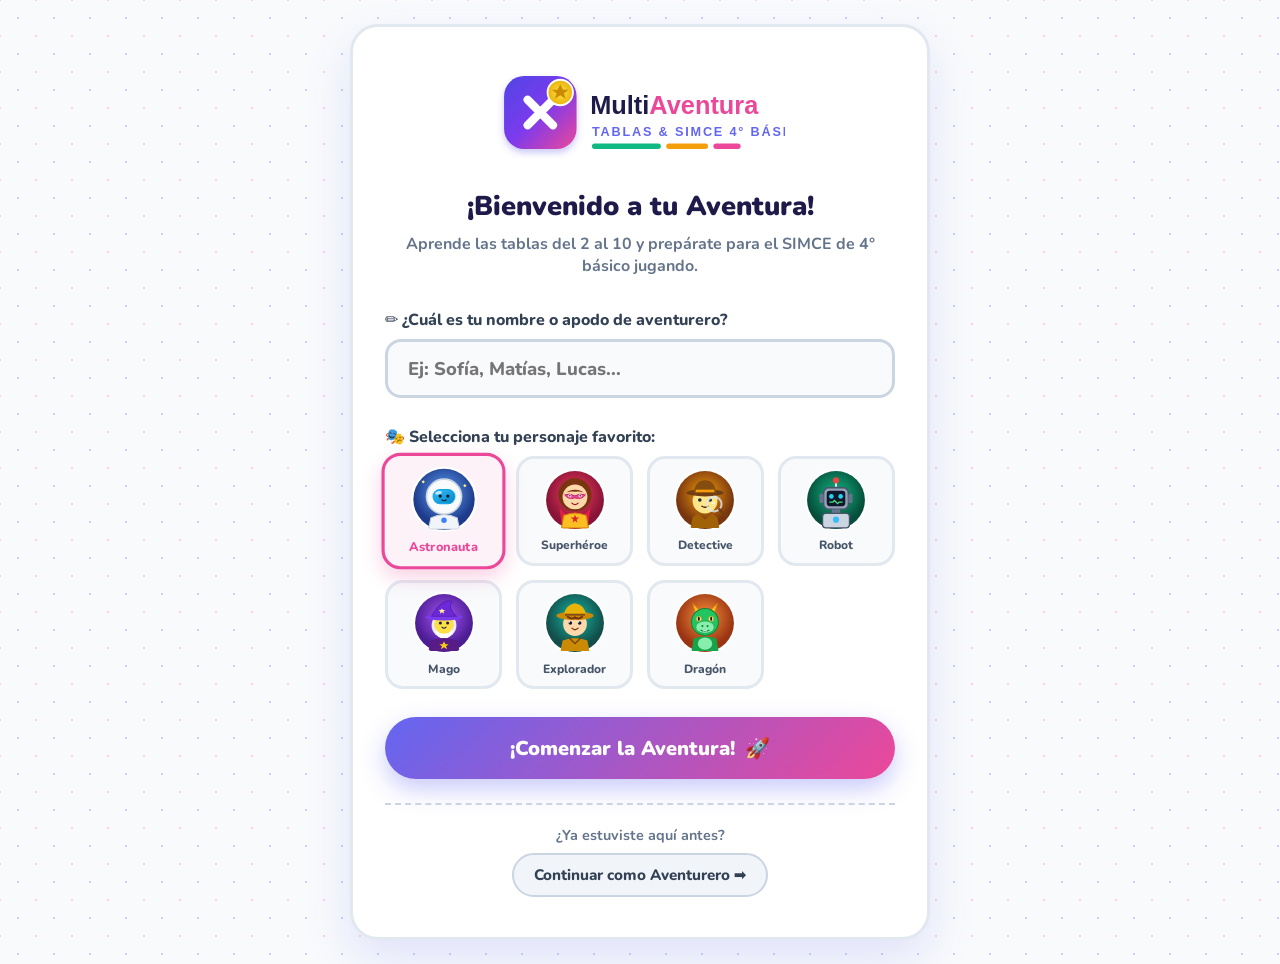
<file: trabajo jf/misTablas/index.html>
<!DOCTYPE html>
<html lang="es">
<head>
  <meta charset="UTF-8">
  <meta name="viewport" content="width=device-width, initial-scale=1.0, maximum-scale=1.0, user-scalable=no">
  <meta name="theme-color" content="#6366f1">
  <meta name="mobile-web-app-capable" content="yes">
  <meta name="apple-mobile-web-app-capable" content="yes">
  <meta name="apple-mobile-web-app-status-bar-style" content="black-translucent">
  <link rel="manifest" href="manifest.json">
  <title>MultiAventura Matemática - Tablas & SIMCE 4° Básico</title>
  <!-- Google Fonts para una tipografía amigable y moderna -->
  <link rel="preconnect" href="https://fonts.googleapis.com">
  <link rel="preconnect" href="https://fonts.gstatic.com" crossorigin>
  <link href="https://fonts.googleapis.com/css2?family=Nunito:wght@600;700;800;900&display=swap" rel="stylesheet">
  <style>
    :root {
      --primary: #6366f1;
      --primary-dark: #4f46e5;
      --secondary: #ec4899;
      --accent: #f59e0b;
      --success: #10b981;
      --bg: #f8fafc;
      --text: #1e293b;
      --font-family: 'Nunito', system-ui, sans-serif;
    }

    * {
      box-sizing: border-box;
      margin: 0;
      padding: 0;
      font-family: var(--font-family);
      -webkit-tap-highlight-color: transparent;
    }

    body {
      background-color: var(--bg);
      background-image: 
        radial-gradient(#c7d2fe 1.5px, transparent 1.5px),
        radial-gradient(#fbcfe8 1.5px, var(--bg) 1.5px);
      background-size: 36px 36px;
      background-position: 0 0, 18px 18px;
      min-height: 100vh;
      display: flex;
      align-items: center;
      justify-content: center;
      padding: 1.5rem;
    }

    .login-card {
      background: #ffffff;
      border: 3px solid #e2e8f0;
      border-radius: 28px;
      padding: 2.5rem 2rem;
      width: 100%;
      max-width: 580px;
      box-shadow: 0 20px 45px rgba(99, 102, 241, 0.15);
      text-align: center;
      animation: popIn 0.4s cubic-bezier(0.34, 1.56, 0.64, 1);
    }

    @keyframes popIn {
      from { transform: scale(0.9); opacity: 0; }
      to { transform: scale(1); opacity: 1; }
    }

    .brand-logo {
      margin-bottom: 1.5rem;
    }

    .brand-logo img {
      max-width: 290px;
      height: auto;
    }

    .welcome-title {
      font-size: 1.7rem;
      font-weight: 900;
      color: #1e1b4b;
      margin-bottom: 0.5rem;
    }

    .welcome-subtitle {
      font-size: 1rem;
      color: #64748b;
      font-weight: 700;
      margin-bottom: 2rem;
    }

    .form-group {
      text-align: left;
      margin-bottom: 1.75rem;
    }

    .form-label {
      display: block;
      font-size: 1rem;
      font-weight: 800;
      color: #334155;
      margin-bottom: 0.5rem;
    }

    .name-input {
      width: 100%;
      padding: 0.9rem 1.25rem;
      font-size: 1.15rem;
      font-weight: 800;
      border: 3px solid #cbd5e1;
      border-radius: 16px;
      outline: none;
      transition: all 0.2s ease;
      color: #1e293b;
      background: #f8fafc;
    }

    .name-input:focus {
      border-color: var(--primary);
      background: #ffffff;
      box-shadow: 0 0 0 4px rgba(99, 102, 241, 0.15);
    }

    /* GRILLA DE SELECCIÓN DE AVATAR */
    .avatar-grid {
      display: grid;
      grid-template-columns: repeat(4, 1fr);
      gap: 0.85rem;
      margin-top: 0.5rem;
    }

    .avatar-option {
      background: #f8fafc;
      border: 3px solid #e2e8f0;
      border-radius: 18px;
      padding: 0.6rem 0.4rem;
      cursor: pointer;
      transition: all 0.25s cubic-bezier(0.34, 1.56, 0.64, 1);
      display: flex;
      flex-direction: column;
      align-items: center;
      gap: 0.4rem;
    }

    .avatar-option:hover {
      transform: translateY(-4px) scale(1.04);
      border-color: #a5b4fc;
      background: #eef2ff;
    }

    .avatar-option.selected {
      border-color: var(--secondary);
      background: #fdf2f8;
      box-shadow: 0 8px 18px rgba(236, 72, 153, 0.25);
      transform: scale(1.06);
    }

    .avatar-img {
      width: 62px;
      height: 62px;
      border-radius: 50%;
      background: #ffffff;
    }

    .avatar-name {
      font-size: 0.75rem;
      font-weight: 800;
      color: #475569;
    }

    .avatar-option.selected .avatar-name {
      color: var(--secondary);
    }

    /* BOTÓN DE ENTRADA */
    .enter-btn {
      width: 100%;
      background: linear-gradient(135deg, #6366f1 0%, #ec4899 100%);
      color: #ffffff;
      border: none;
      border-radius: 9999px;
      padding: 1.1rem;
      font-size: 1.25rem;
      font-weight: 900;
      cursor: pointer;
      box-shadow: 0 10px 25px rgba(99, 102, 241, 0.35);
      transition: all 0.2s ease;
      display: flex;
      align-items: center;
      justify-content: center;
      gap: 0.6rem;
      margin-top: 1rem;
    }

    .enter-btn:hover {
      transform: translateY(-2px);
      box-shadow: 0 14px 28px rgba(99, 102, 241, 0.45);
    }

    .enter-btn:active {
      transform: scale(0.98);
    }

    /* ALERTA DE ERROR */
    .error-msg {
      background: #fee2e2;
      border: 2px solid #ef4444;
      color: #b91c1c;
      padding: 0.75rem 1rem;
      border-radius: 12px;
      font-weight: 800;
      font-size: 0.92rem;
      margin-bottom: 1.25rem;
      display: none;
      animation: shake 0.3s ease;
    }

    @keyframes shake {
      0%, 100% { transform: translateX(0); }
      20%, 60% { transform: translateX(-6px); }
      40%, 80% { transform: translateX(6px); }
    }

    .previous-profile-box {
      margin-top: 1.5rem;
      padding-top: 1.25rem;
      border-top: 2px dashed #cbd5e1;
      display: none;
    }

    .resume-btn {
      background: #f1f5f9;
      border: 2px solid #cbd5e1;
      border-radius: 9999px;
      padding: 0.6rem 1.2rem;
      font-weight: 800;
      color: #334155;
      font-size: 0.95rem;
      cursor: pointer;
      transition: all 0.2s;
    }

    .resume-btn:hover {
      background: #e2e8f0;
      border-color: #94a3b8;
    }

    @media (max-width: 540px) {
      .login-card {
        padding: 2rem 1.25rem;
      }
      .avatar-grid {
        grid-template-columns: repeat(2, 1fr);
      }
    }
  </style>
</head>
<body>

  <div class="login-card">
    <!-- Logotipo y Nombre de la Plataforma -->
    <div class="brand-logo">
      <img src="Sistema/IMAGEN/logo.svg" alt="MultiAventura Matemática">
    </div>

    <h1 class="welcome-title">¡Bienvenido a tu Aventura!</h1>
    <p class="welcome-subtitle">Aprende las tablas del 2 al 10 y prepárate para el SIMCE de 4° básico jugando.</p>

    <!-- Caja de mensajes de error -->
    <div id="errorAlert" class="error-msg"></div>

    <form id="loginForm" onsubmit="handleLogin(event)">
      <!-- Campo Nombre -->
      <div class="form-group">
        <label for="studentNameInput" class="form-label">
          ✏️ ¿Cuál es tu nombre o apodo de aventurero?
        </label>
        <input 
          type="text" 
          id="studentNameInput" 
          class="name-input" 
          placeholder="Ej: Sofía, Matías, Lucas..." 
          autocomplete="off" 
          maxlength="20"
        >
      </div>

      <!-- Selección de Avatar -->
      <div class="form-group">
        <label class="form-label">
          🎭 Selecciona tu personaje favorito:
        </label>
        
        <div class="avatar-grid" id="avatarGrid">
          <div class="avatar-option selected" data-avatar="avatar_astronauta.svg" onclick="selectAvatar('avatar_astronauta.svg', this)">
            <img class="avatar-img" src="Sistema/IMAGEN/avatar_astronauta.svg" alt="Astronauta">
            <span class="avatar-name">Astronauta</span>
          </div>

          <div class="avatar-option" data-avatar="avatar_superheroina.svg" onclick="selectAvatar('avatar_superheroina.svg', this)">
            <img class="avatar-img" src="Sistema/IMAGEN/avatar_superheroina.svg" alt="Superheroína">
            <span class="avatar-name">Superhéroe</span>
          </div>

          <div class="avatar-option" data-avatar="avatar_detective.svg" onclick="selectAvatar('avatar_detective.svg', this)">
            <img class="avatar-img" src="Sistema/IMAGEN/avatar_detective.svg" alt="Detective">
            <span class="avatar-name">Detective</span>
          </div>

          <div class="avatar-option" data-avatar="avatar_robot.svg" onclick="selectAvatar('avatar_robot.svg', this)">
            <img class="avatar-img" src="Sistema/IMAGEN/avatar_robot.svg" alt="Robot">
            <span class="avatar-name">Robot</span>
          </div>

          <div class="avatar-option" data-avatar="avatar_mago.svg" onclick="selectAvatar('avatar_mago.svg', this)">
            <img class="avatar-img" src="Sistema/IMAGEN/avatar_mago.svg" alt="Mago">
            <span class="avatar-name">Mago</span>
          </div>

          <div class="avatar-option" data-avatar="avatar_explorador.svg" onclick="selectAvatar('avatar_explorador.svg', this)">
            <img class="avatar-img" src="Sistema/IMAGEN/avatar_explorador.svg" alt="Explorador">
            <span class="avatar-name">Explorador</span>
          </div>

          <div class="avatar-option" data-avatar="avatar_dragon.svg" onclick="selectAvatar('avatar_dragon.svg', this)">
            <img class="avatar-img" src="Sistema/IMAGEN/avatar_dragon.svg" alt="Dragón">
            <span class="avatar-name">Dragón</span>
          </div>
        </div>
      </div>

      <!-- Botón Ingresar -->
      <button type="submit" class="enter-btn">
        <span>¡Comenzar la Aventura!</span>
        <span>🚀</span>
      </button>
    </form>

    <!-- Opción de continuar con perfil anterior si existe -->
    <div id="prevProfileBox" class="previous-profile-box">
      <p style="font-size: 0.9rem; color: #64748b; font-weight: 700; margin-bottom: 0.5rem;">¿Ya estuviste aquí antes?</p>
      <button type="button" class="resume-btn" id="resumeBtn" onclick="resumePreviousProfile()">
        Continuar como <span id="prevStudentName"></span> ➡️
      </button>
    </div>
  </div>

  <script>
    let chosenAvatar = 'avatar_astronauta.svg';

    function selectAvatar(avatarFile, cardEl) {
      chosenAvatar = avatarFile;
      document.querySelectorAll('.avatar-option').forEach(el => el.classList.remove('selected'));
      cardEl.classList.add('selected');
    }

    function showError(msg) {
      const errEl = document.getElementById('errorAlert');
      errEl.textContent = msg;
      errEl.style.display = 'block';
    }

    function hideError() {
      const errEl = document.getElementById('errorAlert');
      errEl.style.display = 'none';
    }

    function handleLogin(e) {
      e.preventDefault();
      hideError();

      const nameInput = document.getElementById('studentNameInput');
      const name = nameInput.value.trim();

      // Validación de datos
      if (!name) {
        showError('⚠️ ¡Por favor escribe tu nombre antes de comenzar!');
        nameInput.focus();
        return;
      }

      if (name.length < 2) {
        showError('⚠️ El nombre debe tener al menos 2 letras.');
        nameInput.focus();
        return;
      }

      if (!chosenAvatar) {
        showError('⚠️ Elige un personaje para acompañarte en tu aventura.');
        return;
      }

      // Cargar progreso previo si coincide el nombre, o inicializar nuevo
      let currentData = {};
      const saved = localStorage.getItem('multiAventura_estudiante');
      if (saved) {
        try {
          const parsed = JSON.parse(saved);
          if (parsed.nombre && parsed.nombre.toLowerCase() === name.toLowerCase()) {
            currentData = parsed;
          }
        } catch (err) {}
      }

      const updatedStudent = {
        nombre: name,
        avatar: chosenAvatar,
        puntos: currentData.puntos !== undefined ? currentData.puntos : 100,
        estrellas: currentData.estrellas !== undefined ? currentData.estrellas : 3,
        tablasProgreso: currentData.tablasProgreso || {
          2: { progreso: 100, estrellas: 3, completada: true },
          3: { progreso: 50, estrellas: 1, completada: false },
          4: { progreso: 0, estrellas: 0, completada: false },
          5: { progreso: 0, estrellas: 0, completada: false },
          6: { progreso: 0, estrellas: 0, completada: false },
          7: { progreso: 0, estrellas: 0, completada: false },
          8: { progreso: 0, estrellas: 0, completada: false },
          9: { progreso: 0, estrellas: 0, completada: false },
          10: { progreso: 0, estrellas: 0, completada: false }
        },
        logros: currentData.logros || {
          primera_tabla: true,
          maestro_2: true,
          racha_tiempo: false,
          detective_pro: false,
          memoria_genio: false,
          simce_aprobado: false
        },
        ensayosSimce: currentData.ensayosSimce || []
      };

      // Guardar en LocalStorage
      localStorage.setItem('multiAventura_estudiante', JSON.stringify(updatedStudent));

      // Redirigir a Sistema/index.html
      window.location.href = 'Sistema/index.html';
    }

    function resumePreviousProfile() {
      window.location.href = 'Sistema/index.html';
    }

    // Comprobar si hay un perfil guardado previamente
    document.addEventListener('DOMContentLoaded', () => {
      const saved = localStorage.getItem('multiAventura_estudiante');
      if (saved) {
        try {
          const parsed = JSON.parse(saved);
          if (parsed.nombre) {
            const prevBox = document.getElementById('prevProfileBox');
            const prevNameEl = document.getElementById('prevStudentName');
            if (prevBox && prevNameEl) {
              prevNameEl.textContent = parsed.nombre;
              prevBox.style.display = 'block';
            }
          }
        } catch (e) {}
      }
    });
  </script>
</body>
</html>
</file>
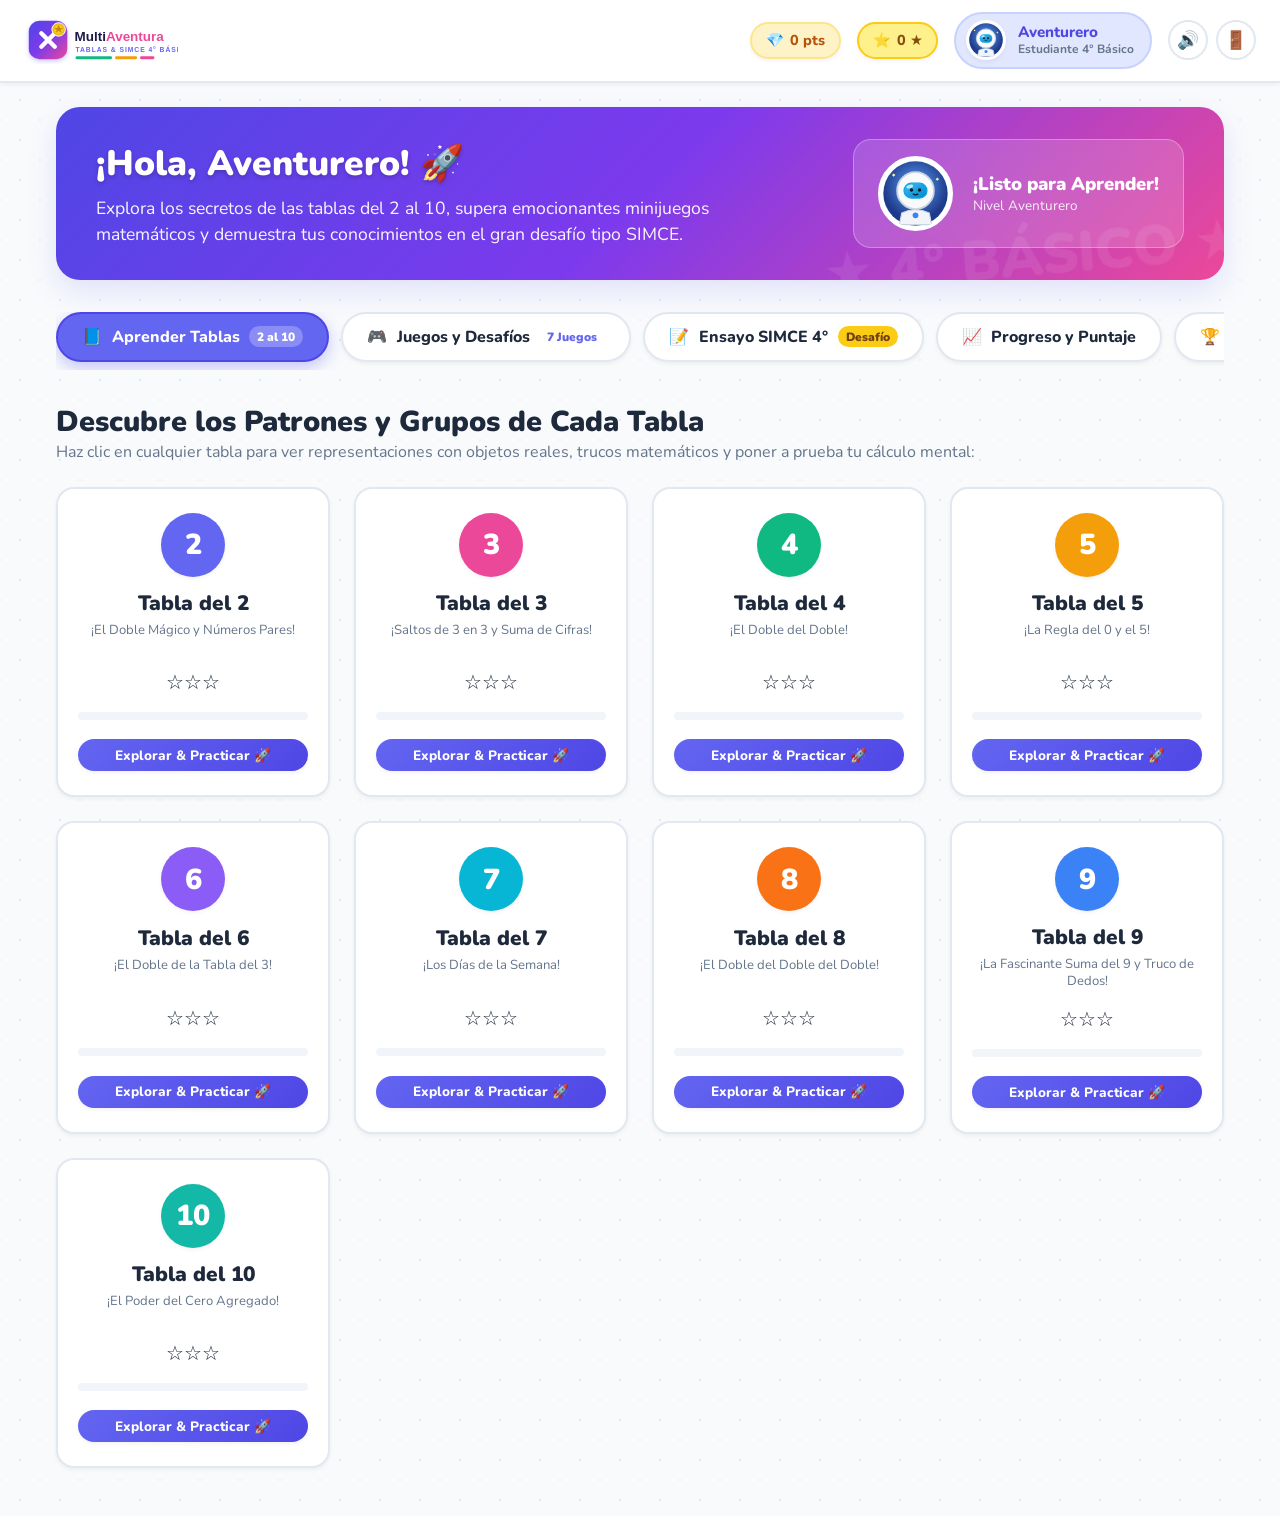
<file: trabajo jf/misTablas/Sistema/index.html>
<!DOCTYPE html>
<html lang="es">
<head>
  <meta charset="UTF-8">
  <meta name="viewport" content="width=device-width, initial-scale=1.0, maximum-scale=1.0, user-scalable=no">
  <meta name="theme-color" content="#6366f1">
  <meta name="mobile-web-app-capable" content="yes">
  <meta name="apple-mobile-web-app-capable" content="yes">
  <meta name="apple-mobile-web-app-status-bar-style" content="black-translucent">
  <link rel="manifest" href="../manifest.json">
  <title>Sistema MultiAventura - Tablas & SIMCE 4° Básico</title>
  
  <!-- Tipografía Google Fonts -->
  <link rel="preconnect" href="https://fonts.googleapis.com">
  <link rel="preconnect" href="https://fonts.gstatic.com" crossorigin>
  <link href="https://fonts.googleapis.com/css2?family=Nunito:wght@600;700;800;900&display=swap" rel="stylesheet">

  <!-- Hojas de Estilos Modulares -->
  <link rel="stylesheet" href="CSS/estilos.css">
  <link rel="stylesheet" href="CSS/juegos.css">
  <link rel="stylesheet" href="CSS/simce.css">
</head>
<body>

  <!-- BARRA DE NAVEGACIÓN SUPERIOR -->
  <header class="navbar">
    <a href="#" class="nav-brand" onclick="location.reload()">
      <img src="IMAGEN/logo.svg" alt="MultiAventura Matemática">
    </a>

    <div style="display: flex; align-items: center; gap: 1rem; flex-wrap: wrap;">
      <!-- Puntos y Estrellas -->
      <div class="nav-stats">
        <div class="stat-pill stat-points" title="Tus Puntos de Aventurero">
          <span>💎</span>
          <span id="userPointsTxt">100 pts</span>
        </div>
        <div class="stat-pill stat-stars" title="Estrellas Obtenidas">
          <span>⭐</span>
          <span id="userStarsTxt">3 ★</span>
        </div>
      </div>

      <!-- Perfil del Estudiante -->
      <div class="user-badge">
        <img id="userAvatarImg" class="avatar-mini" src="IMAGEN/avatar_astronauta.svg" alt="Avatar">
        <div class="user-info">
          <span id="userNameTxt" class="user-name">Aventurero</span>
          <span class="user-role">Estudiante 4° Básico</span>
        </div>
      </div>

      <!-- Acciones de Sonido y Salida -->
      <div class="nav-actions">
        <button id="toggleSoundBtn" class="btn-icon" title="Activar/Desactivar Sonidos">🔊</button>
        <button id="logoutBtn" class="btn-icon" title="Cambiar de Estudiante o Salir">🚪</button>
      </div>
    </div>
  </header>

  <!-- CONTENIDO PRINCIPAL -->
  <main class="container">
    
    <!-- BANNER HERO DE BIENVENIDA -->
    <section class="hero-banner">
      <div class="hero-content">
        <h1>¡Hola, <span id="heroStudentName">Aventurero</span>! 🚀</h1>
        <p>
          Explora los secretos de las tablas del 2 al 10, supera emocionantes minijuegos matemáticos y demuestra tus conocimientos en el gran desafío tipo SIMCE.
        </p>
      </div>
      <div class="hero-avatar-show">
        <img id="heroAvatarImg" src="IMAGEN/avatar_astronauta.svg" alt="Personaje">
        <div>
          <div style="font-weight: 900; font-size: 1.15rem;">¡Listo para Aprender!</div>
          <div style="font-size: 0.85rem; opacity: 0.9;">Nivel Aventurero</div>
        </div>
      </div>
    </section>

    <!-- PESTAÑAS DEL MENÚ PRINCIPAL -->
    <nav class="main-tabs">
      <button class="tab-btn active" data-tab="tabAprender">
        <span>📘</span>
        <span>Aprender Tablas</span>
        <span class="badge-pill">2 al 10</span>
      </button>

      <button class="tab-btn" data-tab="tabJuegos">
        <span>🎮</span>
        <span>Juegos y Desafíos</span>
        <span class="badge-pill">7 Juegos</span>
      </button>

      <button class="tab-btn" data-tab="tabSimce">
        <span>📝</span>
        <span>Ensayo SIMCE 4°</span>
        <span class="badge-pill" style="background: #facc15; color: #713f12;">Desafío</span>
      </button>

      <button class="tab-btn" data-tab="tabProgreso">
        <span>📈</span>
        <span>Progreso y Puntaje</span>
      </button>

      <button class="tab-btn" data-tab="tabLogros">
        <span>🏆</span>
        <span>Logros y Medallas</span>
      </button>
    </nav>

    <!-- ==============================================================
         SECCIÓN 1: APRENDER TABLAS (2 AL 10)
         ============================================================== -->
    <section id="tabAprender" class="section-panel active">
      <div style="margin-bottom: 1.5rem;">
        <h2 style="font-size: 1.8rem; font-weight: 900; color: var(--text-dark);">
          Descubre los Patrones y Grupos de Cada Tabla
        </h2>
        <p style="color: var(--text-muted); font-size: 1rem;">
          Haz clic en cualquier tabla para ver representaciones con objetos reales, trucos matemáticos y poner a prueba tu cálculo mental:
        </p>
      </div>

      <!-- Grilla dinámica de tablas del 2 al 10 generada por tablas.js -->
      <div class="tables-grid" id="tablesGridContainer"></div>
    </section>

    <!-- ==============================================================
         SECCIÓN 2: JUEGOS Y DESAFÍOS (7 ACTIVIDADES VARIADAS)
         ============================================================== -->
    <section id="tabJuegos" class="section-panel">
      <div style="margin-bottom: 1.5rem;">
        <h2 style="font-size: 1.8rem; font-weight: 900; color: var(--text-dark);">
          Juegos Matemáticos Dinámicos
        </h2>
        <p style="color: var(--text-muted); font-size: 1rem;">
          ¡Aprende sin memorizaciones aburridas! Elige una actividad para ganar puntos y desbloquear logros:
        </p>
      </div>

      <div class="games-grid">
        <!-- 1. Memoria Matemática -->
        <div class="game-card">
          <div>
            <div class="game-card-tag" style="background: #e0e7ff; color: #4338ca;">Concentración</div>
            <div class="game-card-icon">🃏</div>
            <h3>Memoria Matemática</h3>
            <p>Voltea las cartas y empareja cada multiplicación con su producto correspondiente.</p>
          </div>
          <button class="btn btn-primary btn-block" onclick="JuegosController.openGame('memoria')">
            ¡Jugar Memoria! 🎴
          </button>
        </div>

        <!-- 2. Atrapa el Resultado -->
        <div class="game-card">
          <div>
            <div class="game-card-tag" style="background: #fce7f3; color: #be185d;">Reflejos Rápidos</div>
            <div class="game-card-icon">🫧</div>
            <h3>Atrapa el Resultado</h3>
            <p>Observa la multiplicación y haz clic en la burbuja flotante con el resultado antes de que se escape.</p>
          </div>
          <button class="btn btn-secondary btn-block" onclick="JuegosController.openGame('atrapa')">
            ¡Atrapar Burbujas! 🎯
          </button>
        </div>

        <!-- 3. Construye la Multiplicación -->
        <div class="game-card">
          <div>
            <div class="game-card-tag" style="background: #d1fae5; color: #065f46;">Visual &amp; Matriz</div>
            <div class="game-card-icon">🧱</div>
            <h3>Construye la Multiplicación</h3>
            <p>Crea filas y columnas de objetos para entender cómo se forma la cuadrícula del producto.</p>
          </div>
          <button class="btn btn-success btn-block" onclick="JuegosController.openGame('construye')">
            ¡Construir Filas! 📐
          </button>
        </div>

        <!-- 4. ¿Quién tiene la respuesta? -->
        <div class="game-card">
          <div>
            <div class="game-card-tag" style="background: #fef3c7; color: #92400e;">Personajes</div>
            <div class="game-card-icon">🦸</div>
            <h3>¿Quién tiene la respuesta?</h3>
            <p>Tus amigos astronauta, robot y detective tienen pizarras con números. ¡Elige al personaje que calculó bien!</p>
          </div>
          <button class="btn btn-accent btn-block" onclick="JuegosController.openGame('personajes')">
            ¡Elegir Amigo! 👥
          </button>
        </div>

        <!-- 5. Desafío contra el Tiempo -->
        <div class="game-card">
          <div>
            <div class="game-card-tag" style="background: #fee2e2; color: #991b1b;">Velocidad</div>
            <div class="game-card-icon">⏱️</div>
            <h3>Desafío Contra el Tiempo</h3>
            <p>Tienes 45 segundos para responder la mayor cantidad de operaciones y crear rachas de fuego.</p>
          </div>
          <button class="btn btn-primary btn-block" onclick="JuegosController.openGame('tiempo')">
            ¡Iniciar Carrera! ⚡
          </button>
        </div>

        <!-- 6. Arrastra y Completa -->
        <div class="game-card">
          <div>
            <div class="game-card-tag" style="background: #e0f2fe; color: #0369a1;">Arrastrar &amp; Soltar</div>
            <div class="game-card-icon">✋</div>
            <h3>Arrastra y Completa</h3>
            <p>Toma las fichas numéricas y colócalas en los casilleros de las operaciones para completarlas.</p>
          </div>
          <button class="btn btn-primary btn-block" onclick="JuegosController.openGame('arrastra')">
            ¡Completar Fichas! 🧩
          </button>
        </div>

        <!-- 7. Detective Matemático -->
        <div class="game-card">
          <div>
            <div class="game-card-tag" style="background: #fef08a; color: #854d0e;">Misterio &amp; Lógica</div>
            <div class="game-card-icon">🔍</div>
            <h3>Detective Matemático</h3>
            <p>Descifra 3 pistas matemáticas sobre números pares y tablas para revelar el número secreto.</p>
          </div>
          <button class="btn btn-accent btn-block" onclick="JuegosController.openGame('detective')">
            ¡Resolver Caso! 🕵️
          </button>
        </div>
      </div>
    </section>

    <!-- ==============================================================
         SECCIÓN 3: ENSAYO MATEMÁTICO TIPO SIMCE
         ============================================================== -->
    <section id="tabSimce" class="section-panel">
      <!-- Banner Destacado SIMCE -->
      <div class="simce-highlight-card">
        <div>
          <span class="simce-badge-big">SIMCE 4° BÁSICO</span>
          <h2>Ensayo Matemático Contextualizado</h2>
          <p>
            10 preguntas con situaciones reales y cotidianas: compras en el colegio, orden de filas en el teatro, útiles escolares y huertos escolares. ¡Responde todas las preguntas a tu propio ritmo!
          </p>
        </div>
        <div style="font-size: 5rem; opacity: 0.9;">📝</div>
      </div>

      <!-- Contenedor del Ensayo SIMCE gestionado dinámicamente por simce.js -->
      <div id="simceContainerWrapper">
        <div class="simce-container">
          <!-- Panel lateral con las 10 preguntas -->
          <aside class="simce-sidebar">
            <div>
              <div class="simce-sidebar-header">
                <h3>Preguntas SIMCE</h3>
                <p>Selecciona una pregunta para responderla:</p>
              </div>
              <div class="simce-questions-grid" id="simceNavGrid"></div>
            </div>
            <div class="simce-sidebar-footer">
              <div class="simce-progress-counter" id="simceProgressTxt">Respondidas: 0 de 10</div>
            </div>
          </aside>

          <!-- Área principal de la pregunta actual -->
          <main id="simceMainArea"></main>
        </div>
      </div>
    </section>

    <!-- ==============================================================
         SECCIÓN 4: PROGRESO Y PUNTAJE
         ============================================================== -->
    <section id="tabProgreso" class="section-panel">
      <div style="margin-bottom: 2rem;">
        <h2 style="font-size: 1.8rem; font-weight: 900; color: var(--text-dark);">
          Tu Resumen de Avance en las Tablas
        </h2>
        <p style="color: var(--text-muted); font-size: 1rem;">
          Observa qué tablas ya dominas por completo y cuáles puedes seguir practicando:
        </p>
      </div>

      <!-- Tarjeta de Progreso General -->
      <div style="background: #ffffff; border: 2px solid var(--border); border-radius: var(--radius-lg); padding: 1.75rem; margin-bottom: 2rem; box-shadow: var(--shadow-sm);">
        <div style="display: flex; justify-content: space-between; align-items: center; margin-bottom: 0.75rem;">
          <h3 style="font-size: 1.3rem; font-weight: 900; color: var(--primary-dark);">Maestría Global de Multiplicación</h3>
          <span id="overallProgressTxt" style="font-weight: 800; color: var(--text-muted);">0% completado</span>
        </div>
        <div style="background: #f1f5f9; height: 16px; border-radius: 8px; overflow: hidden;">
          <div id="overallProgressBar" style="background: linear-gradient(90deg, #6366f1, #10b981); height: 100%; width: 20%; transition: width 0.5s ease;"></div>
        </div>
      </div>

      <!-- Desglose tabla por tabla -->
      <div class="tables-grid" id="progressDetailedList"></div>
    </section>

    <!-- ==============================================================
         SECCIÓN 5: LOGROS Y RECOMPENSAS
         ============================================================== -->
    <section id="tabLogros" class="section-panel">
      <div style="margin-bottom: 1.5rem;">
        <h2 style="font-size: 1.8rem; font-weight: 900; color: var(--text-dark);">
          Medallas e Insignias Desbloqueables
        </h2>
        <p style="color: var(--text-muted); font-size: 1rem;">
          Supera desafíos en la plataforma para desbloquear cada trofeo y ganar puntos extra:
        </p>
      </div>

      <!-- Grilla de Logros generada por app.js -->
      <div class="achievements-grid" id="achievementsList"></div>
    </section>

  </main>

  <!-- ==============================================================
       MODAL 1: VISOR INTERACTIVO DE TABLA (APRENDER & PRACTICAR)
       ============================================================== -->
  <div id="tableModalOverlay" class="view-overlay">
    <div class="view-modal">
      <div class="modal-header">
        <div class="modal-title-box">
          <span style="font-size: 1.8rem;">📘</span>
          <h3 id="tableModalTitle" style="font-size: 1.4rem; font-weight: 900; color: var(--text-dark);">
            Aventura con la Tabla
          </h3>
        </div>
        <button class="modal-close-btn" onclick="TablasController.closeTableModal()">✕</button>
      </div>
      <div class="modal-body" id="tableModalBody"></div>
    </div>
  </div>

  <!-- ==============================================================
       MODAL 2: ARENA DE JUEGOS Y DESAFÍOS
       ============================================================== -->
  <div id="gameModalOverlay" class="view-overlay">
    <div class="view-modal">
      <div class="modal-header">
        <div class="modal-title-box">
          <span style="font-size: 1.8rem;">🎮</span>
          <h3 id="gameModalTitle" style="font-size: 1.4rem; font-weight: 900; color: var(--text-dark);">
            Juego Matemático
          </h3>
        </div>
        <button class="modal-close-btn" onclick="JuegosController.closeGameModal()">✕</button>
      </div>
      <div class="modal-body" id="gameModalBody"></div>
    </div>
  </div>

  <!-- SCRIPTS JS -->
  <script src="JS/audio.js"></script>
  <script src="JS/app.js"></script>
  <script src="JS/tablas.js"></script>
  <script src="JS/juegos.js"></script>
  <script src="JS/simce.js"></script>
</body>
</html>
</file>
<file: misTablas jean segovia 4c/Sistema/CSS/estilos.css>
/**
 * estilos.css - Sistema de Estilos MultiAventura
 * Diseñado especialmente para estudiantes de 4° básico
 */

:root {
  --primary: #6366f1;
  --primary-dark: #4f46e5;
  --primary-light: #e0e7ff;
  --secondary: #ec4899;
  --secondary-light: #fce7f3;
  --accent: #f59e0b;
  --accent-light: #fef3c7;
  --success: #10b981;
  --success-light: #d1fae5;
  --danger: #ef4444;
  --danger-light: #fee2e2;
  --info: #0ea5e9;
  --info-light: #e0f2fe;

  --bg-main: #f8fafc;
  --bg-card: #ffffff;
  --text-dark: #1e293b;
  --text-muted: #64748b;
  --border: #e2e8f0;
  
  --shadow-sm: 0 2px 4px rgba(0,0,0,0.05);
  --shadow-md: 0 6px 16px rgba(0,0,0,0.08);
  --shadow-lg: 0 12px 28px rgba(99,102,241,0.15);
  --radius-sm: 10px;
  --radius-md: 18px;
  --radius-lg: 24px;
  --radius-full: 9999px;
  
  --font-family: 'Nunito', 'Segoe UI', system-ui, -apple-system, sans-serif;
}

* {
  box-sizing: border-box;
  margin: 0;
  padding: 0;
  font-family: var(--font-family);
  -webkit-tap-highlight-color: transparent;
}

body {
  background-color: var(--bg-main);
  color: var(--text-dark);
  min-height: 100vh;
  display: flex;
  flex-direction: column;
  background-image: 
    radial-gradient(#e0e7ff 1.5px, transparent 1.5px),
    radial-gradient(#fce7f3 1.5px, var(--bg-main) 1.5px);
  background-size: 40px 40px;
  background-position: 0 0, 20px 20px;
  overflow-x: hidden;
}

/* NAVBAR Y BARRA SUPERIOR */
.navbar {
  background: rgba(255, 255, 255, 0.95);
  backdrop-filter: blur(8px);
  border-bottom: 2px solid var(--border);
  position: sticky;
  top: 0;
  z-index: 100;
  padding: 0.75rem 1.5rem;
  display: flex;
  align-items: center;
  justify-content: space-between;
  box-shadow: var(--shadow-sm);
}

.nav-brand {
  display: flex;
  align-items: center;
  gap: 0.75rem;
  cursor: pointer;
  text-decoration: none;
}

.nav-brand img {
  height: 48px;
  width: auto;
}

.user-badge {
  display: flex;
  align-items: center;
  gap: 0.75rem;
  background: var(--primary-light);
  padding: 0.4rem 1rem 0.4rem 0.6rem;
  border-radius: var(--radius-full);
  border: 2px solid #c7d2fe;
}

.avatar-mini {
  width: 40px;
  height: 40px;
  border-radius: 50%;
  border: 2px solid #ffffff;
  box-shadow: var(--shadow-sm);
  background: #ffffff;
  object-fit: cover;
}

.user-info {
  display: flex;
  flex-direction: column;
}

.user-name {
  font-weight: 800;
  font-size: 0.95rem;
  color: var(--primary-dark);
  line-height: 1.1;
}

.user-role {
  font-size: 0.75rem;
  color: var(--text-muted);
  font-weight: 700;
}

.nav-stats {
  display: flex;
  align-items: center;
  gap: 1rem;
}

.stat-pill {
  display: flex;
  align-items: center;
  gap: 0.4rem;
  padding: 0.4rem 0.85rem;
  border-radius: var(--radius-full);
  font-weight: 800;
  font-size: 0.9rem;
  box-shadow: var(--shadow-sm);
}

.stat-points {
  background: var(--accent-light);
  color: #b45309;
  border: 2px solid #fde68a;
}

.stat-stars {
  background: #fef08a;
  color: #854d0e;
  border: 2px solid #facc15;
}

.nav-actions {
  display: flex;
  align-items: center;
  gap: 0.5rem;
}

.btn-icon {
  background: #ffffff;
  border: 2px solid var(--border);
  width: 40px;
  height: 40px;
  border-radius: 50%;
  display: inline-flex;
  align-items: center;
  justify-content: center;
  font-size: 1.1rem;
  cursor: pointer;
  transition: all 0.2s ease;
  color: var(--text-dark);
}

.btn-icon:hover {
  transform: scale(1.08);
  border-color: var(--primary);
  background: var(--primary-light);
}

/* CONTENEDOR PRINCIPAL */
.container {
  max-width: 1200px;
  margin: 0 auto;
  padding: 1.5rem 1rem 3rem;
  width: 100%;
  flex: 1;
}

/* ENCABEZADOS Y BANNERS */
.hero-banner {
  background: linear-gradient(135deg, #4f46e5 0%, #7c3aed 50%, #ec4899 100%);
  border-radius: var(--radius-lg);
  padding: 2rem 2.5rem;
  color: #ffffff;
  margin-bottom: 2rem;
  display: flex;
  justify-content: space-between;
  align-items: center;
  box-shadow: var(--shadow-lg);
  position: relative;
  overflow: hidden;
}

.hero-banner::after {
  content: "★ 4° BÁSICO ★";
  position: absolute;
  right: -20px;
  bottom: -15px;
  font-size: 3.5rem;
  font-weight: 900;
  color: rgba(255, 255, 255, 0.08);
  pointer-events: none;
  transform: rotate(-5deg);
}

.hero-content h1 {
  font-size: 2.2rem;
  font-weight: 900;
  margin-bottom: 0.5rem;
  text-shadow: 0 2px 4px rgba(0,0,0,0.2);
}

.hero-content p {
  font-size: 1.1rem;
  opacity: 0.95;
  max-width: 650px;
  line-height: 1.5;
}

.hero-avatar-show {
  display: flex;
  align-items: center;
  gap: 1.25rem;
  background: rgba(255, 255, 255, 0.15);
  backdrop-filter: blur(10px);
  padding: 1rem 1.5rem;
  border-radius: var(--radius-md);
  border: 1px solid rgba(255, 255, 255, 0.3);
}

.hero-avatar-show img {
  width: 75px;
  height: 75px;
  border-radius: 50%;
  border: 3px solid #ffffff;
  background: #ffffff;
}

/* NAVEGACIÓN POR PESTAÑAS DEL MENÚ PRINCIPAL */
.main-tabs {
  display: flex;
  gap: 0.75rem;
  margin-bottom: 2rem;
  overflow-x: auto;
  padding-bottom: 0.5rem;
  scrollbar-width: thin;
}

.tab-btn {
  background: #ffffff;
  border: 2px solid var(--border);
  border-radius: var(--radius-full);
  padding: 0.75rem 1.5rem;
  font-size: 1rem;
  font-weight: 800;
  color: var(--text-dark);
  cursor: pointer;
  display: flex;
  align-items: center;
  gap: 0.6rem;
  white-space: nowrap;
  transition: all 0.25s cubic-bezier(0.4, 0, 0.2, 1);
  box-shadow: var(--shadow-sm);
}

.tab-btn:hover {
  transform: translateY(-2px);
  border-color: var(--primary);
  color: var(--primary);
}

.tab-btn.active {
  background: var(--primary);
  color: #ffffff;
  border-color: var(--primary-dark);
  box-shadow: 0 6px 16px rgba(99, 102, 241, 0.35);
}

.tab-btn .badge-pill {
  background: #ffffff;
  color: var(--primary);
  font-size: 0.75rem;
  padding: 0.15rem 0.5rem;
  border-radius: var(--radius-full);
  font-weight: 900;
}

.tab-btn.active .badge-pill {
  background: rgba(255, 255, 255, 0.25);
  color: #ffffff;
}

/* SECCIONES */
.section-panel {
  display: none;
  animation: fadeIn 0.3s ease-out;
}

.section-panel.active {
  display: block;
}

@keyframes fadeIn {
  from { opacity: 0; transform: translateY(8px); }
  to { opacity: 1; transform: translateY(0); }
}

/* GRILLA DE TABLAS */
.tables-grid {
  display: grid;
  grid-template-columns: repeat(auto-fill, minmax(220px, 1fr));
  gap: 1.5rem;
}

.table-card {
  background: var(--bg-card);
  border-radius: var(--radius-md);
  border: 2px solid var(--border);
  padding: 1.5rem 1.25rem;
  text-align: center;
  position: relative;
  transition: all 0.25s ease;
  box-shadow: var(--shadow-sm);
  display: flex;
  flex-direction: column;
  justify-content: space-between;
}

.table-card:hover {
  transform: translateY(-5px);
  box-shadow: var(--shadow-md);
  border-color: var(--primary);
}

.table-num-badge {
  width: 64px;
  height: 64px;
  border-radius: 50%;
  margin: 0 auto 0.75rem;
  display: flex;
  align-items: center;
  justify-content: center;
  font-size: 1.8rem;
  font-weight: 900;
  color: #ffffff;
  box-shadow: var(--shadow-sm);
}

.table-title {
  font-size: 1.3rem;
  font-weight: 900;
  margin-bottom: 0.3rem;
}

.table-pattern-hint {
  font-size: 0.82rem;
  color: var(--text-muted);
  margin-bottom: 1rem;
  min-height: 2.4em;
  line-height: 1.3;
}

.table-stars {
  display: flex;
  justify-content: center;
  gap: 0.3rem;
  margin-bottom: 1rem;
  font-size: 1.25rem;
}

.table-progress-bar {
  background: #f1f5f9;
  height: 8px;
  border-radius: 4px;
  overflow: hidden;
  margin-bottom: 1.2rem;
}

.table-progress-fill {
  background: linear-gradient(90deg, #10b981, #06b6d4);
  height: 100%;
  border-radius: 4px;
  transition: width 0.4s ease;
}

/* BOTONES ESTILIZADOS */
.btn {
  display: inline-flex;
  align-items: center;
  justify-content: center;
  gap: 0.5rem;
  font-weight: 800;
  padding: 0.75rem 1.5rem;
  border-radius: var(--radius-full);
  border: none;
  cursor: pointer;
  transition: all 0.2s cubic-bezier(0.4, 0, 0.2, 1);
  text-decoration: none;
  font-size: 1rem;
  box-shadow: var(--shadow-sm);
}

.btn:active {
  transform: scale(0.97);
}

.btn-primary {
  background: linear-gradient(135deg, var(--primary) 0%, var(--primary-dark) 100%);
  color: #ffffff;
}

.btn-primary:hover {
  box-shadow: 0 6px 18px rgba(79, 70, 229, 0.4);
  transform: translateY(-2px);
}

.btn-secondary {
  background: linear-gradient(135deg, var(--secondary) 0%, #db2777 100%);
  color: #ffffff;
}

.btn-secondary:hover {
  box-shadow: 0 6px 18px rgba(236, 72, 153, 0.4);
  transform: translateY(-2px);
}

.btn-accent {
  background: linear-gradient(135deg, #f59e0b 0%, #d97706 100%);
  color: #ffffff;
}

.btn-success {
  background: linear-gradient(135deg, #10b981 0%, #059669 100%);
  color: #ffffff;
}

.btn-outline {
  background: #ffffff;
  border: 2px solid var(--border);
  color: var(--text-dark);
}

.btn-outline:hover {
  border-color: var(--primary);
  color: var(--primary);
}

.btn-sm {
  padding: 0.4rem 0.9rem;
  font-size: 0.85rem;
}

.btn-lg {
  padding: 1rem 2rem;
  font-size: 1.15rem;
}

.btn-block {
  width: 100%;
}

/* TARJETAS DE JUEGOS Y DESAFÍOS */
.games-grid {
  display: grid;
  grid-template-columns: repeat(auto-fill, minmax(280px, 1fr));
  gap: 1.5rem;
}

.game-card {
  background: var(--bg-card);
  border-radius: var(--radius-lg);
  border: 2px solid var(--border);
  padding: 1.75rem 1.5rem;
  display: flex;
  flex-direction: column;
  justify-content: space-between;
  transition: all 0.25s ease;
  position: relative;
  overflow: hidden;
}

.game-card:hover {
  transform: translateY(-6px);
  box-shadow: var(--shadow-lg);
  border-color: var(--primary);
}

.game-card-icon {
  font-size: 3rem;
  margin-bottom: 1rem;
}

.game-card h3 {
  font-size: 1.35rem;
  font-weight: 900;
  margin-bottom: 0.5rem;
  color: var(--text-dark);
}

.game-card p {
  color: var(--text-muted);
  font-size: 0.92rem;
  line-height: 1.45;
  margin-bottom: 1.25rem;
  flex: 1;
}

.game-card-tag {
  align-self: flex-start;
  padding: 0.3rem 0.75rem;
  border-radius: var(--radius-full);
  font-size: 0.75rem;
  font-weight: 800;
  text-transform: uppercase;
  margin-bottom: 1rem;
}

/* BANNER DESTACADO SIMCE */
.simce-highlight-card {
  background: linear-gradient(135deg, #1e1b4b 0%, #312e81 60%, #4338ca 100%);
  border-radius: var(--radius-lg);
  color: #ffffff;
  padding: 2.2rem 2.5rem;
  margin-bottom: 2rem;
  display: flex;
  align-items: center;
  justify-content: space-between;
  box-shadow: var(--shadow-lg);
  position: relative;
  overflow: hidden;
}

.simce-highlight-card::before {
  content: "";
  position: absolute;
  top: -50px;
  right: -50px;
  width: 200px;
  height: 200px;
  background: radial-gradient(circle, rgba(236,72,153,0.3) 0%, transparent 70%);
  border-radius: 50%;
}

.simce-badge-big {
  background: #facc15;
  color: #713f12;
  font-size: 0.85rem;
  font-weight: 900;
  padding: 0.4rem 1rem;
  border-radius: var(--radius-full);
  display: inline-block;
  margin-bottom: 0.75rem;
  letter-spacing: 1px;
}

.simce-highlight-card h2 {
  font-size: 2rem;
  font-weight: 900;
  margin-bottom: 0.5rem;
}

.simce-highlight-card p {
  opacity: 0.9;
  max-width: 600px;
  line-height: 1.5;
  margin-bottom: 1.25rem;
}

/* LOGROS Y RECOMPENSAS */
.achievements-grid {
  display: grid;
  grid-template-columns: repeat(auto-fill, minmax(260px, 1fr));
  gap: 1.5rem;
}

.achievement-card {
  background: var(--bg-card);
  border: 2px solid var(--border);
  border-radius: var(--radius-md);
  padding: 1.5rem;
  display: flex;
  align-items: center;
  gap: 1.25rem;
  transition: all 0.2s ease;
}

.achievement-card.locked {
  opacity: 0.55;
  filter: grayscale(80%);
}

.achievement-card.unlocked {
  border-color: #facc15;
  background: linear-gradient(135deg, #fffbeb 0%, #ffffff 100%);
  box-shadow: 0 4px 12px rgba(250, 204, 21, 0.2);
}

.achievement-icon {
  width: 60px;
  height: 60px;
  flex-shrink: 0;
  display: flex;
  align-items: center;
  justify-content: center;
}

.achievement-icon img {
  width: 100%;
  height: 100%;
  object-fit: contain;
}

.achievement-title {
  font-size: 1.1rem;
  font-weight: 900;
  margin-bottom: 0.25rem;
}

.achievement-desc {
  font-size: 0.82rem;
  color: var(--text-muted);
  line-height: 1.35;
}

/* VISTA DE APRENDER TABLA (MODAL / PANTALLA COMPLETA) */
.view-overlay {
  position: fixed;
  top: 0;
  left: 0;
  width: 100%;
  height: 100%;
  background: rgba(15, 23, 42, 0.7);
  backdrop-filter: blur(6px);
  z-index: 200;
  display: flex;
  align-items: center;
  justify-content: center;
  padding: 1rem;
  opacity: 0;
  pointer-events: none;
  transition: opacity 0.25s ease;
}

.view-overlay.active {
  opacity: 1;
  pointer-events: auto;
}

.view-modal {
  background: #ffffff;
  border-radius: var(--radius-lg);
  width: 100%;
  max-width: 950px;
  max-height: 92vh;
  overflow-y: auto;
  box-shadow: 0 20px 40px rgba(0,0,0,0.25);
  display: flex;
  flex-direction: column;
  position: relative;
  animation: modalPop 0.3s cubic-bezier(0.34, 1.56, 0.64, 1);
}

@keyframes modalPop {
  from { transform: scale(0.9) translateY(20px); opacity: 0; }
  to { transform: scale(1) translateY(0); opacity: 1; }
}

.modal-header {
  padding: 1.25rem 1.75rem;
  border-bottom: 2px solid var(--border);
  display: flex;
  align-items: center;
  justify-content: space-between;
  background: var(--bg-main);
  border-radius: var(--radius-lg) var(--radius-lg) 0 0;
  position: sticky;
  top: 0;
  z-index: 10;
}

.modal-title-box {
  display: flex;
  align-items: center;
  gap: 0.75rem;
}

.modal-close-btn {
  background: #ffffff;
  border: 2px solid var(--border);
  width: 42px;
  height: 42px;
  border-radius: 50%;
  font-size: 1.4rem;
  display: flex;
  align-items: center;
  justify-content: center;
  cursor: pointer;
  color: var(--text-dark);
  transition: all 0.2s ease;
}

.modal-close-btn:hover {
  background: var(--danger-light);
  border-color: var(--danger);
  color: var(--danger);
}

.modal-body {
  padding: 1.75rem;
  flex: 1;
}

/* EFECTOS DE CONFETI */
.confetti-canvas {
  position: fixed;
  top: 0;
  left: 0;
  width: 100%;
  height: 100%;
  pointer-events: none;
  z-index: 999;
}

/* RESPONSIVE */
@media (max-width: 768px) {
  .navbar {
    padding: 0.5rem 0.75rem;
  }
  .nav-brand span {
    display: none;
  }
  .hero-banner {
    flex-direction: column;
    text-align: center;
    gap: 1.25rem;
    padding: 1.5rem;
  }
  .hero-content h1 {
    font-size: 1.6rem;
  }
  .simce-highlight-card {
    flex-direction: column;
    text-align: center;
    gap: 1.5rem;
    padding: 1.5rem;
  }
  .tables-grid {
    grid-template-columns: repeat(auto-fill, minmax(160px, 1fr));
    gap: 1rem;
  }
  .table-card {
    padding: 1rem 0.75rem;
  }
  .table-num-badge {
    width: 50px;
    height: 50px;
    font-size: 1.4rem;
  }
}
</file>
<file: misTablas jean segovia 4c/Sistema/CSS/juegos.css>
/**
 * juegos.css - Estilos Específicos para los Juegos Didácticos SIMCE 4° Básico
 * Diseño ultra visual, amigable, motivador y responsivo para estudiantes
 */

/* ==============================================================
   1. VISUALIZADOR DE TABLA & PATRONES
   ============================================================== */
.table-learn-container {
  display: flex;
  flex-direction: column;
  gap: 1.5rem;
}

.pattern-box {
  background: linear-gradient(135deg, #eff6ff 0%, #dbeafe 100%);
  border-left: 6px solid #3b82f6;
  border-radius: var(--radius-md);
  padding: 1.25rem 1.5rem;
  display: flex;
  align-items: center;
  gap: 1rem;
}

.pattern-icon {
  font-size: 2.2rem;
}

.pattern-text h4 {
  font-size: 1.15rem;
  color: #1e3a8a;
  margin-bottom: 0.25rem;
}

.pattern-text p {
  color: #3b82f6;
  font-size: 0.95rem;
  font-weight: 600;
}

.matrix-visualizer-card {
  background: #f8fafc;
  border: 2px dashed #cbd5e1;
  border-radius: var(--radius-md);
  padding: 1.5rem;
  text-align: center;
}

.matrix-title {
  font-size: 1.4rem;
  font-weight: 900;
  color: var(--primary-dark);
  margin-bottom: 0.5rem;
}

.matrix-explanation {
  font-size: 1rem;
  color: var(--text-muted);
  margin-bottom: 1.25rem;
}

.visual-groups-wrap {
  display: flex;
  flex-wrap: wrap;
  justify-content: center;
  gap: 1rem;
  margin: 1.25rem 0;
}

.visual-group-box {
  background: #ffffff;
  border: 2px solid #e2e8f0;
  border-radius: var(--radius-md);
  padding: 0.75rem 1rem;
  box-shadow: var(--shadow-sm);
  display: flex;
  flex-direction: column;
  align-items: center;
  gap: 0.5rem;
  animation: popIn 0.3s ease;
}

.visual-group-items {
  display: flex;
  flex-wrap: wrap;
  gap: 0.35rem;
  max-width: 130px;
  justify-content: center;
  font-size: 1.5rem;
}

.visual-group-label {
  font-size: 0.8rem;
  font-weight: 800;
  color: var(--text-muted);
}

.operation-nav-pills {
  display: flex;
  flex-wrap: wrap;
  gap: 0.5rem;
  justify-content: center;
  margin: 1rem 0;
}

.op-pill-btn {
  background: #ffffff;
  border: 2px solid var(--border);
  padding: 0.5rem 0.9rem;
  border-radius: var(--radius-full);
  font-weight: 800;
  font-size: 0.95rem;
  cursor: pointer;
  transition: all 0.2s ease;
}

.op-pill-btn:hover {
  border-color: var(--primary);
  background: var(--primary-light);
}

.op-pill-btn.active {
  background: var(--primary);
  color: #ffffff;
  border-color: var(--primary-dark);
  box-shadow: 0 4px 10px rgba(99, 102, 241, 0.3);
}

/* ==============================================================
   2. MEMORIA MATEMÁTICA CON CONTEXTO SIMCE
   ============================================================== */
.memory-stats-bar {
  display: flex;
  justify-content: space-between;
  align-items: center;
  background: #f8fafc;
  border: 2px solid #e2e8f0;
  border-radius: var(--radius-full);
  padding: 0.6rem 1.25rem;
  margin-bottom: 1.25rem;
  font-weight: 800;
}

.memory-board {
  display: grid;
  grid-template-columns: repeat(4, 1fr);
  gap: 0.85rem;
  max-width: 650px;
  margin: 1rem auto;
  perspective: 1000px;
}

.memory-card {
  aspect-ratio: 1;
  position: relative;
  transform-style: preserve-3d;
  transition: transform 0.4s cubic-bezier(0.4, 0, 0.2, 1);
  cursor: pointer;
  user-select: none;
}

.memory-card.flipped {
  transform: rotateY(180deg);
}

.memory-card.matched {
  transform: rotateY(180deg);
  cursor: default;
}

.memory-front, .memory-back {
  position: absolute;
  width: 100%;
  height: 100%;
  backface-visibility: hidden;
  border-radius: var(--radius-md);
  display: flex;
  flex-direction: column;
  align-items: center;
  justify-content: center;
  text-align: center;
  padding: 0.6rem;
  box-shadow: var(--shadow-sm);
  border: 3px solid #ffffff;
}

.memory-front {
  background: linear-gradient(135deg, #6366f1 0%, #a855f7 100%);
  color: #ffffff;
  font-size: 2rem;
}

.memory-back {
  background: #ffffff;
  color: var(--primary-dark);
  transform: rotateY(180deg);
  border-color: #c7d2fe;
  box-shadow: var(--shadow-md);
  font-weight: 800;
}

.memory-card.matched .memory-back {
  background: #ecfdf5;
  color: #059669;
  border-color: #34d399;
  box-shadow: 0 0 15px rgba(16, 185, 129, 0.3);
}

.mem-card-type-op {
  font-size: 1.35rem;
  font-weight: 900;
  color: #4f46e5;
}

.mem-card-type-sit {
  font-size: 0.88rem;
  font-weight: 800;
  color: #047857;
  line-height: 1.25;
}

/* ==============================================================
   3. ATRAPA EL RESULTADO (ARCADE SIMCE)
   ============================================================== */
.catch-arena {
  background: linear-gradient(180deg, #1e1b4b 0%, #0f172a 100%);
  border-radius: var(--radius-lg);
  padding: 1.75rem;
  min-height: 420px;
  position: relative;
  overflow: hidden;
  display: flex;
  flex-direction: column;
  justify-content: space-between;
  box-shadow: inset 0 2px 12px rgba(0,0,0,0.5);
  border: 3px solid #312e81;
}

.catch-header-stats {
  display: flex;
  justify-content: space-between;
  align-items: center;
  color: #ffffff;
  font-weight: 800;
  margin-bottom: 1rem;
}

.streak-flame-badge {
  background: #f97316;
  color: #ffffff;
  padding: 0.3rem 0.85rem;
  border-radius: var(--radius-full);
  font-size: 0.9rem;
  animation: flamePulse 1.2s infinite alternate;
}

@keyframes flamePulse {
  0% { transform: scale(1); box-shadow: 0 0 5px rgba(249, 115, 22, 0.4); }
  100% { transform: scale(1.08); box-shadow: 0 0 18px rgba(249, 115, 22, 0.8); }
}

.catch-simce-story-card {
  background: rgba(255, 255, 255, 0.12);
  backdrop-filter: blur(8px);
  border: 2px solid rgba(255, 255, 255, 0.25);
  border-radius: var(--radius-md);
  padding: 1.25rem 1.5rem;
  color: #ffffff;
  text-align: center;
  margin-bottom: 1.25rem;
}

.catch-story-text {
  font-size: 1.15rem;
  font-weight: 700;
  line-height: 1.5;
  margin-bottom: 0.6rem;
}

.catch-eq-highlight {
  display: inline-block;
  background: #facc15;
  color: #713f12;
  font-weight: 900;
  font-size: 1.5rem;
  padding: 0.3rem 1.2rem;
  border-radius: var(--radius-full);
  box-shadow: 0 4px 12px rgba(250, 204, 21, 0.4);
}

.bubbles-container {
  display: flex;
  flex-wrap: wrap;
  justify-content: center;
  gap: 1.5rem;
  margin: 1.5rem 0;
}

.bubble-target {
  width: 95px;
  height: 95px;
  border-radius: 50%;
  background: radial-gradient(circle at 30% 30%, #38bdf8 0%, #0284c7 100%);
  color: #ffffff;
  display: flex;
  align-items: center;
  justify-content: center;
  font-size: 1.8rem;
  font-weight: 900;
  cursor: pointer;
  box-shadow: 0 8px 20px rgba(2, 132, 199, 0.4), inset 0 2px 6px rgba(255,255,255,0.6);
  transition: transform 0.2s ease, filter 0.2s ease;
  user-select: none;
  animation: floatBubble 2.5s ease-in-out infinite alternate;
}

.bubble-target:nth-child(2) {
  animation-delay: 0.4s;
  background: radial-gradient(circle at 30% 30%, #ec4899 0%, #be185d 100%);
  box-shadow: 0 8px 20px rgba(190, 24, 93, 0.4), inset 0 2px 6px rgba(255,255,255,0.6);
}

.bubble-target:nth-child(3) {
  animation-delay: 0.8s;
  background: radial-gradient(circle at 30% 30%, #10b981 0%, #047857 100%);
  box-shadow: 0 8px 20px rgba(4, 120, 87, 0.4), inset 0 2px 6px rgba(255,255,255,0.6);
}

.bubble-target:nth-child(4) {
  animation-delay: 1.2s;
  background: radial-gradient(circle at 30% 30%, #f59e0b 0%, #b45309 100%);
  box-shadow: 0 8px 20px rgba(180, 83, 9, 0.4), inset 0 2px 6px rgba(255,255,255,0.6);
}

.bubble-target:hover {
  transform: scale(1.15) rotate(5deg);
}

/* ==============================================================
   4. CONSTRUYE LA MULTIPLICACIÓN (ARREGLOS SIMCE)
   ============================================================== */
.build-mission-card {
  background: linear-gradient(135deg, #eff6ff 0%, #dbeafe 100%);
  border-left: 6px solid #2563eb;
  border-radius: var(--radius-md);
  padding: 1.25rem 1.5rem;
  margin-bottom: 1.25rem;
  text-align: left;
}

.build-mission-title {
  font-size: 1.15rem;
  font-weight: 900;
  color: #1e3a8a;
  margin-bottom: 0.35rem;
}

.build-mission-goal {
  font-size: 0.98rem;
  color: #1d4ed8;
  font-weight: 700;
}

.builder-controls {
  display: flex;
  gap: 1.25rem;
  justify-content: center;
  align-items: center;
  margin-bottom: 1.5rem;
  flex-wrap: wrap;
}

.builder-stepper {
  background: #ffffff;
  border: 2px solid var(--border);
  border-radius: var(--radius-md);
  padding: 0.5rem 1rem;
  display: flex;
  align-items: center;
  gap: 0.75rem;
  box-shadow: var(--shadow-sm);
}

.builder-stepper label {
  font-weight: 800;
  color: var(--text-dark);
}

.stepper-btn {
  background: var(--primary-light);
  border: none;
  width: 36px;
  height: 36px;
  border-radius: 50%;
  font-weight: 900;
  color: var(--primary);
  font-size: 1.3rem;
  cursor: pointer;
  transition: transform 0.1s ease;
}

.stepper-btn:hover {
  transform: scale(1.1);
  background: #c7d2fe;
}

.stepper-val {
  font-size: 1.4rem;
  font-weight: 900;
  min-width: 30px;
  text-align: center;
  color: #1e1b4b;
}

.builder-grid-display {
  background: #ffffff;
  border: 3px solid #e2e8f0;
  border-radius: var(--radius-lg);
  padding: 1.75rem;
  min-height: 240px;
  display: flex;
  flex-direction: column;
  align-items: center;
  justify-content: center;
  gap: 0.6rem;
  box-shadow: inset 0 2px 8px rgba(0,0,0,0.04);
}

.builder-row {
  display: flex;
  gap: 0.6rem;
  flex-wrap: wrap;
  justify-content: center;
}

.builder-item {
  font-size: 2rem;
  animation: popIn 0.25s cubic-bezier(0.34, 1.56, 0.64, 1);
  user-select: none;
}

.theme-selector-chips {
  display: flex;
  justify-content: center;
  gap: 0.5rem;
  margin-bottom: 1.25rem;
  flex-wrap: wrap;
}

.chip-item {
  background: #f1f5f9;
  border: 2px solid #cbd5e1;
  padding: 0.35rem 0.85rem;
  border-radius: var(--radius-full);
  font-size: 0.85rem;
  font-weight: 800;
  cursor: pointer;
  transition: all 0.2s;
}

.chip-item.active {
  background: var(--primary);
  color: #ffffff;
  border-color: var(--primary-dark);
}

/* ==============================================================
   5. ¿QUIÉN TIENE LA RESPUESTA? (DETECTOR DE ERRORES SIMCE)
   ============================================================== */
.characters-quiz-grid {
  display: grid;
  grid-template-columns: repeat(auto-fit, minmax(210px, 1fr));
  gap: 1.25rem;
  margin: 1.5rem 0;
}

.char-choice-card {
  background: #ffffff;
  border: 3px solid #e2e8f0;
  border-radius: var(--radius-lg);
  padding: 1.5rem 1rem;
  text-align: center;
  cursor: pointer;
  transition: all 0.25s ease;
  position: relative;
  display: flex;
  flex-direction: column;
  justify-content: space-between;
}

.char-choice-card:hover {
  transform: translateY(-5px);
  border-color: var(--primary);
  box-shadow: var(--shadow-md);
}

.char-choice-card.correct {
  border-color: #10b981;
  background: #f0fdf4;
  box-shadow: 0 0 15px rgba(16, 185, 129, 0.3);
}

.char-choice-card.wrong {
  border-color: #ef4444;
  background: #fef2f2;
  opacity: 0.75;
}

.char-avatar-img {
  width: 75px;
  height: 75px;
  margin: 0 auto 0.5rem;
  border-radius: 50%;
  border: 3px solid var(--primary-light);
  background: #ffffff;
}

.char-bubble-value {
  background: #f8fafc;
  border: 2px solid #e2e8f0;
  border-radius: var(--radius-md);
  padding: 0.6rem;
  font-size: 1.5rem;
  font-weight: 900;
  color: var(--text-dark);
  margin: 0.5rem 0;
}

.char-thought-hint {
  font-size: 0.82rem;
  color: #64748b;
  font-weight: 700;
  font-style: italic;
  min-height: 2.6em;
  line-height: 1.3;
}

/* ==============================================================
   6. DESAFÍO CONTRA EL TIEMPO (TORNEO SIMCE)
   ============================================================== */
.speed-header {
  display: flex;
  justify-content: space-between;
  align-items: center;
  background: #ffffff;
  padding: 0.9rem 1.25rem;
  border-radius: var(--radius-md);
  border: 2px solid var(--border);
  margin-bottom: 1.25rem;
}

.speed-lives-box {
  display: flex;
  gap: 0.3rem;
  font-size: 1.4rem;
}

.speed-timer-bar {
  width: 100%;
  height: 12px;
  background: #e2e8f0;
  border-radius: 6px;
  overflow: hidden;
  margin-bottom: 1.25rem;
}

.speed-timer-fill {
  background: linear-gradient(90deg, #10b981, #f59e0b, #ef4444);
  height: 100%;
  width: 100%;
  transition: width 0.1s linear;
}

.speed-question-card {
  background: #ffffff;
  border: 3px solid #c7d2fe;
  border-radius: var(--radius-lg);
  padding: 2rem 1.5rem;
  text-align: center;
  box-shadow: var(--shadow-md);
  margin-bottom: 1.25rem;
}

.speed-equation {
  font-size: 2.8rem;
  font-weight: 900;
  color: #1e1b4b;
  margin-bottom: 1.25rem;
}

.speed-options-grid {
  display: grid;
  grid-template-columns: repeat(2, 1fr);
  gap: 1rem;
  max-width: 460px;
  margin: 0 auto;
}

.speed-opt-btn {
  background: #f8fafc;
  border: 2px solid var(--border);
  border-radius: var(--radius-md);
  padding: 1rem;
  font-size: 1.5rem;
  font-weight: 900;
  cursor: pointer;
  transition: all 0.15s ease;
}

.speed-opt-btn:hover {
  background: var(--primary);
  color: #ffffff;
  border-color: var(--primary-dark);
}

/* ==============================================================
   7. ARRASTRA Y COMPLETA (PROPIEDADES SIMCE)
   ============================================================== */
.drag-container {
  display: flex;
  flex-direction: column;
  gap: 1.25rem;
  max-width: 650px;
  margin: 0 auto;
}

.drag-rule-badge {
  background: #fef3c7;
  border: 1px solid #fde68a;
  color: #92400e;
  padding: 0.6rem 1rem;
  border-radius: var(--radius-md);
  font-size: 0.9rem;
  font-weight: 700;
  text-align: center;
}

.drag-targets-list {
  display: flex;
  flex-direction: column;
  gap: 0.85rem;
}

.drag-row {
  display: flex;
  align-items: center;
  justify-content: space-between;
  background: #ffffff;
  border: 2px solid var(--border);
  border-radius: var(--radius-md);
  padding: 0.9rem 1.25rem;
  box-shadow: var(--shadow-sm);
}

.drag-prompt {
  font-size: 1.35rem;
  font-weight: 900;
  color: var(--text-dark);
}

.drop-zone {
  width: 85px;
  height: 52px;
  border: 2px dashed #94a3b8;
  border-radius: var(--radius-sm);
  display: flex;
  align-items: center;
  justify-content: center;
  font-size: 1.3rem;
  font-weight: 900;
  color: var(--primary-dark);
  background: #f8fafc;
  transition: all 0.2s ease;
  cursor: pointer;
}

.drop-zone.filled {
  border-style: solid;
  border-color: #10b981;
  background: #ecfdf5;
  color: #059669;
}

.drag-tokens-bank {
  background: var(--bg-main);
  border: 2px solid var(--border);
  border-radius: var(--radius-md);
  padding: 1.25rem;
  display: flex;
  flex-wrap: wrap;
  gap: 0.75rem;
  justify-content: center;
}

.drag-token {
  background: #ffffff;
  border: 2px solid var(--primary);
  color: var(--primary-dark);
  padding: 0.6rem 1.3rem;
  border-radius: var(--radius-full);
  font-size: 1.3rem;
  font-weight: 900;
  cursor: pointer;
  user-select: none;
  box-shadow: var(--shadow-sm);
  transition: all 0.15s ease;
}

.drag-token:hover {
  transform: translateY(-2px);
  box-shadow: var(--shadow-md);
}

.drag-token.selected {
  outline: 4px solid #ec4899;
  background: #fdf2f8;
  transform: scale(1.1);
}

/* ==============================================================
   8. DETECTIVE MATEMÁTICO (CASOS DE MISTERIO SIMCE)
   ============================================================== */
.detective-case-box {
  background: #fffbeb;
  border: 3px solid #fde68a;
  border-radius: var(--radius-lg);
  padding: 2rem;
  position: relative;
  box-shadow: var(--shadow-md);
}

.clue-list {
  display: flex;
  flex-direction: column;
  gap: 0.85rem;
  margin: 1.25rem 0;
}

.clue-item {
  background: #ffffff;
  border-left: 5px solid #f59e0b;
  border-radius: var(--radius-sm);
  padding: 0.9rem 1.2rem;
  font-size: 1rem;
  font-weight: 700;
  color: #78350f;
  display: flex;
  align-items: center;
  gap: 0.75rem;
  box-shadow: var(--shadow-sm);
}

.detective-input-area {
  display: flex;
  gap: 1rem;
  justify-content: center;
  align-items: center;
  margin-top: 1.5rem;
}

.detective-input {
  width: 140px;
  height: 56px;
  text-align: center;
  font-size: 1.8rem;
  font-weight: 900;
  border: 3px solid #cbd5e1;
  border-radius: var(--radius-md);
  outline: none;
  transition: border-color 0.2s;
}

.detective-input:focus {
  border-color: var(--primary);
}

@keyframes popIn {
  0% { transform: scale(0.6); opacity: 0; }
  100% { transform: scale(1); opacity: 1; }
}

@keyframes floatBubble {
  0% { transform: translateY(0px) scale(1); }
  100% { transform: translateY(-16px) scale(1.05); }
}

/* ==============================================================
   8. SÚPER MERCADO SIMCE (CAJA REGISTRADORA Y PRECIOS)
   ============================================================== */
.supermarket-container {
  max-width: 680px;
  margin: 0 auto;
  display: flex;
  flex-direction: column;
  gap: 1.25rem;
  text-align: center;
}

.market-conveyor-card {
  background: linear-gradient(135deg, #f8fafc 0%, #e2e8f0 100%);
  border: 3px solid #cbd5e1;
  border-radius: var(--radius-lg);
  padding: 1.5rem;
  box-shadow: var(--shadow-sm);
  display: flex;
  flex-direction: column;
  align-items: center;
  gap: 1rem;
}

.market-item-icon-show {
  font-size: 3.5rem;
  animation: popIn 0.3s ease;
}

.market-product-name {
  font-size: 1.4rem;
  font-weight: 900;
  color: var(--text-dark);
}

.market-unit-price-badge {
  background: #fef3c7;
  color: #92400e;
  padding: 0.4rem 1rem;
  border-radius: var(--radius-full);
  font-size: 1rem;
  font-weight: 800;
  border: 1px solid #fde68a;
}

.market-register-screen {
  background: #0f172a;
  border: 4px solid #334155;
  border-radius: var(--radius-md);
  padding: 1.25rem;
  color: #22c55e;
  font-family: 'Courier New', monospace;
  box-shadow: inset 0 2px 10px rgba(0,0,0,0.6);
}

.register-screen-eq {
  font-size: 1.6rem;
  font-weight: 900;
  margin-bottom: 0.25rem;
  letter-spacing: 1px;
}

.register-screen-sub {
  font-size: 0.95rem;
  color: #94a3b8;
}

.market-options-grid {
  display: grid;
  grid-template-columns: repeat(2, 1fr);
  gap: 1rem;
}

.market-opt-btn {
  background: #ffffff;
  border: 3px solid var(--border);
  border-radius: var(--radius-md);
  padding: 1rem;
  font-size: 1.35rem;
  font-weight: 900;
  color: var(--text-dark);
  cursor: pointer;
  transition: all 0.2s ease;
  box-shadow: var(--shadow-sm);
}

.market-opt-btn:hover {
  border-color: #10b981;
  background: #ecfdf5;
  color: #047857;
  transform: translateY(-2px);
}

/* ==============================================================
   9. EL SALTO DE LA RANITA (RECTA NUMÉRICA Y PATRONES SIMCE)
   ============================================================== */
.frog-pond-container {
  max-width: 680px;
  margin: 0 auto;
  background: linear-gradient(180deg, #ecfdf5 0%, #d1fae5 100%);
  border: 3px solid #6ee7b7;
  border-radius: var(--radius-lg);
  padding: 1.75rem 1.25rem;
  text-align: center;
  box-shadow: var(--shadow-md);
}

.frog-mission-header {
  background: #ffffff;
  border-radius: var(--radius-md);
  padding: 1rem 1.5rem;
  margin-bottom: 1.5rem;
  border: 2px solid #a7f3d0;
  box-shadow: var(--shadow-sm);
}

.frog-story-txt {
  font-size: 1.15rem;
  font-weight: 800;
  color: #065f46;
  margin-bottom: 0.35rem;
}

.frog-track-area {
  background: #ffffff;
  border: 2px solid #a7f3d0;
  border-radius: var(--radius-md);
  padding: 1.5rem 1rem;
  margin-bottom: 1.5rem;
  overflow-x: auto;
  box-shadow: inset 0 2px 6px rgba(0,0,0,0.03);
}

.frog-number-line {
  display: flex;
  align-items: center;
  justify-content: space-between;
  min-width: 480px;
  position: relative;
  padding: 1rem 0.5rem;
}

.frog-number-line::before {
  content: "";
  position: absolute;
  top: 50%;
  left: 0;
  right: 0;
  height: 6px;
  background: #10b981;
  border-radius: 3px;
  z-index: 1;
}

.lily-pad-node {
  position: relative;
  z-index: 2;
  background: #ffffff;
  border: 3px solid #10b981;
  width: 52px;
  height: 52px;
  border-radius: 50%;
  display: flex;
  align-items: center;
  justify-content: center;
  font-size: 1.15rem;
  font-weight: 900;
  color: #047857;
  box-shadow: 0 4px 8px rgba(0,0,0,0.08);
  transition: all 0.3s ease;
}

.lily-pad-node.active-jump {
  background: #fef08a;
  border-color: #f59e0b;
  transform: scale(1.18);
  box-shadow: 0 0 15px rgba(245, 158, 11, 0.4);
}

.lily-pad-node.target-goal {
  background: #fee2e2;
  border-color: #ef4444;
  color: #b91c1c;
}

.frog-sprite {
  font-size: 2.5rem;
  animation: frogHop 0.6s infinite alternate;
  display: inline-block;
}

@keyframes frogHop {
  0% { transform: translateY(0px) scale(1); }
  100% { transform: translateY(-10px) scale(1.1); }
}
</file>
<file: misTablas jean segovia 4c/Sistema/CSS/simce.css>
/**
 * simce.css - Estilos del Ensayo Matemático tipo SIMCE 4° Básico
 */

.simce-container {
  display: grid;
  grid-template-columns: 280px 1fr;
  gap: 1.5rem;
  background: #ffffff;
  border-radius: var(--radius-lg);
  border: 2px solid var(--border);
  box-shadow: var(--shadow-md);
  overflow: hidden;
  min-height: 580px;
}

/* PANEL LATERAL DE NAVEGACIÓN DE PREGUNTAS */
.simce-sidebar {
  background: #f8fafc;
  border-right: 2px solid var(--border);
  padding: 1.5rem;
  display: flex;
  flex-direction: column;
  justify-content: space-between;
}

.simce-sidebar-header {
  margin-bottom: 1.25rem;
}

.simce-sidebar-header h3 {
  font-size: 1.15rem;
  font-weight: 900;
  color: var(--text-dark);
  margin-bottom: 0.25rem;
}

.simce-sidebar-header p {
  font-size: 0.8rem;
  color: var(--text-muted);
}

.simce-questions-grid {
  display: grid;
  grid-template-columns: repeat(2, 1fr);
  gap: 0.75rem;
  margin-bottom: 1.5rem;
}

.question-nav-btn {
  background: #ffffff;
  border: 2px solid var(--border);
  border-radius: var(--radius-md);
  padding: 0.75rem 0.5rem;
  text-align: center;
  font-weight: 800;
  font-size: 0.95rem;
  cursor: pointer;
  transition: all 0.2s ease;
  display: flex;
  flex-direction: column;
  align-items: center;
  gap: 0.25rem;
}

.question-nav-btn:hover {
  border-color: var(--primary);
  background: var(--primary-light);
}

.question-nav-btn.active {
  border-color: var(--primary-dark);
  background: var(--primary);
  color: #ffffff;
  box-shadow: 0 4px 10px rgba(99, 102, 241, 0.35);
}

.question-nav-btn.answered {
  border-color: #10b981;
  background: #ecfdf5;
  color: #065f46;
}

.question-nav-btn.active.answered {
  background: #059669;
  color: #ffffff;
  border-color: #047857;
}

.q-status-dot {
  width: 8px;
  height: 8px;
  border-radius: 50%;
  background: #cbd5e1;
}

.question-nav-btn.answered .q-status-dot {
  background: #10b981;
}

.question-nav-btn.active .q-status-dot {
  background: #ffffff;
}

.simce-sidebar-footer {
  border-top: 2px solid var(--border);
  padding-top: 1rem;
}

.simce-progress-counter {
  font-size: 0.85rem;
  font-weight: 800;
  color: var(--text-muted);
  text-align: center;
  margin-bottom: 0.75rem;
}

/* ÁREA PRINCIPAL DE LA PREGUNTA */
.simce-main-content {
  padding: 2rem;
  display: flex;
  flex-direction: column;
  justify-content: space-between;
}

.question-header-badge {
  display: flex;
  justify-content: space-between;
  align-items: center;
  margin-bottom: 1.25rem;
}

.q-badge {
  background: var(--primary-light);
  color: var(--primary-dark);
  padding: 0.35rem 0.85rem;
  border-radius: var(--radius-full);
  font-weight: 800;
  font-size: 0.85rem;
}

.q-context-tag {
  background: var(--accent-light);
  color: #b45309;
  padding: 0.35rem 0.85rem;
  border-radius: var(--radius-full);
  font-weight: 800;
  font-size: 0.8rem;
}

.question-body {
  margin-bottom: 2rem;
}

.question-context {
  font-size: 1.25rem;
  font-weight: 700;
  line-height: 1.6;
  color: var(--text-dark);
  margin-bottom: 1.5rem;
}

.question-illustration-card {
  background: #f8fafc;
  border: 2px dashed #cbd5e1;
  border-radius: var(--radius-md);
  padding: 1.25rem;
  margin-bottom: 1.75rem;
  display: flex;
  align-items: center;
  justify-content: center;
  gap: 1.5rem;
}

.q-illustration-icon {
  font-size: 3rem;
}

.q-illustration-desc {
  font-size: 0.95rem;
  font-weight: 600;
  color: var(--text-muted);
  max-width: 480px;
}

/* OPCIONES / ALTERNATIVAS A, B, C, D */
.alternatives-grid {
  display: grid;
  grid-template-columns: 1fr;
  gap: 0.85rem;
}

.alternative-card {
  background: #ffffff;
  border: 2px solid var(--border);
  border-radius: var(--radius-md);
  padding: 1rem 1.25rem;
  display: flex;
  align-items: center;
  gap: 1rem;
  cursor: pointer;
  transition: all 0.2s cubic-bezier(0.4, 0, 0.2, 1);
  user-select: none;
}

.alternative-card:hover {
  border-color: var(--primary);
  background: #faf5ff;
  transform: translateX(4px);
}

.alternative-card.selected {
  border-color: var(--primary);
  background: var(--primary-light);
  box-shadow: 0 4px 12px rgba(99, 102, 241, 0.2);
}

.alt-letter {
  width: 38px;
  height: 38px;
  border-radius: 50%;
  background: #f1f5f9;
  border: 2px solid #cbd5e1;
  display: flex;
  align-items: center;
  justify-content: center;
  font-weight: 900;
  font-size: 1rem;
  color: var(--text-dark);
  flex-shrink: 0;
  transition: all 0.2s ease;
}

.alternative-card.selected .alt-letter {
  background: var(--primary);
  color: #ffffff;
  border-color: var(--primary-dark);
}

.alt-text {
  font-size: 1.05rem;
  font-weight: 700;
  color: var(--text-dark);
}

/* BOTONES DE NAVEGACIÓN INFERIOR */
.simce-nav-footer {
  display: flex;
  justify-content: space-between;
  align-items: center;
  border-top: 2px solid var(--border);
  padding-top: 1.5rem;
  margin-top: 1rem;
}

/* REPORTE DE RESULTADOS */
.simce-results-view {
  background: #ffffff;
  border-radius: var(--radius-lg);
  border: 2px solid var(--border);
  padding: 2.5rem;
  box-shadow: var(--shadow-md);
}

.results-header-card {
  text-align: center;
  background: linear-gradient(135deg, #4f46e5 0%, #7c3aed 100%);
  color: #ffffff;
  border-radius: var(--radius-md);
  padding: 2rem;
  margin-bottom: 2rem;
}

.results-header-card h2 {
  font-size: 2.2rem;
  font-weight: 900;
  margin-bottom: 0.5rem;
}

.achievement-level-pill {
  display: inline-block;
  padding: 0.5rem 1.5rem;
  border-radius: var(--radius-full);
  font-size: 1.1rem;
  font-weight: 900;
  margin-top: 0.75rem;
  box-shadow: var(--shadow-sm);
}

.level-adecuado {
  background: #10b981;
  color: #ffffff;
}

.level-elemental {
  background: #f59e0b;
  color: #ffffff;
}

.level-insuficiente {
  background: #ef4444;
  color: #ffffff;
}

.results-stats-row {
  display: grid;
  grid-template-columns: repeat(3, 1fr);
  gap: 1rem;
  margin-bottom: 2rem;
}

.result-stat-box {
  background: #f8fafc;
  border: 2px solid var(--border);
  border-radius: var(--radius-md);
  padding: 1.25rem;
  text-align: center;
}

.result-stat-val {
  font-size: 2.2rem;
  font-weight: 900;
  color: var(--primary-dark);
}

.result-stat-lbl {
  font-size: 0.85rem;
  color: var(--text-muted);
  font-weight: 700;
}

/* DESGLOSE PEDAGÓGICO DE CADA PREGUNTA */
.answers-review-list {
  display: flex;
  flex-direction: column;
  gap: 1.25rem;
  margin-bottom: 2.5rem;
}

.review-item-card {
  border: 2px solid var(--border);
  border-radius: var(--radius-md);
  padding: 1.25rem 1.5rem;
  background: #ffffff;
}

.review-item-card.correct {
  border-left: 6px solid #10b981;
  background: #f0fdf4;
}

.review-item-card.incorrect {
  border-left: 6px solid #ef4444;
  background: #fef2f2;
}

.review-item-header {
  display: flex;
  justify-content: space-between;
  align-items: center;
  margin-bottom: 0.5rem;
  font-weight: 800;
}

.review-explanation {
  background: #ffffff;
  border: 1px solid var(--border);
  border-radius: var(--radius-sm);
  padding: 0.75rem 1rem;
  margin-top: 0.75rem;
  font-size: 0.92rem;
  color: #334155;
  line-height: 1.45;
}

@media (max-width: 820px) {
  .simce-container {
    grid-template-columns: 1fr;
  }
  .simce-sidebar {
    border-right: none;
    border-bottom: 2px solid var(--border);
  }
  .simce-questions-grid {
    grid-template-columns: repeat(5, 1fr);
  }
  .results-stats-row {
    grid-template-columns: 1fr;
  }
}
</file>
<file: trabajo jf/misTablas/Sistema/CSS/estilos.css>
/**
 * estilos.css - Sistema de Estilos MultiAventura
 * Diseñado especialmente para estudiantes de 4° básico
 */

:root {
  --primary: #6366f1;
  --primary-dark: #4f46e5;
  --primary-light: #e0e7ff;
  --secondary: #ec4899;
  --secondary-light: #fce7f3;
  --accent: #f59e0b;
  --accent-light: #fef3c7;
  --success: #10b981;
  --success-light: #d1fae5;
  --danger: #ef4444;
  --danger-light: #fee2e2;
  --info: #0ea5e9;
  --info-light: #e0f2fe;

  --bg-main: #f8fafc;
  --bg-card: #ffffff;
  --text-dark: #1e293b;
  --text-muted: #64748b;
  --border: #e2e8f0;
  
  --shadow-sm: 0 2px 4px rgba(0,0,0,0.05);
  --shadow-md: 0 6px 16px rgba(0,0,0,0.08);
  --shadow-lg: 0 12px 28px rgba(99,102,241,0.15);
  --radius-sm: 10px;
  --radius-md: 18px;
  --radius-lg: 24px;
  --radius-full: 9999px;
  
  --font-family: 'Nunito', 'Segoe UI', system-ui, -apple-system, sans-serif;
}

* {
  box-sizing: border-box;
  margin: 0;
  padding: 0;
  font-family: var(--font-family);
  -webkit-tap-highlight-color: transparent;
}

body {
  background-color: var(--bg-main);
  color: var(--text-dark);
  min-height: 100vh;
  display: flex;
  flex-direction: column;
  background-image: 
    radial-gradient(#e0e7ff 1.5px, transparent 1.5px),
    radial-gradient(#fce7f3 1.5px, var(--bg-main) 1.5px);
  background-size: 40px 40px;
  background-position: 0 0, 20px 20px;
  overflow-x: hidden;
}

/* NAVBAR Y BARRA SUPERIOR */
.navbar {
  background: rgba(255, 255, 255, 0.95);
  backdrop-filter: blur(8px);
  border-bottom: 2px solid var(--border);
  position: sticky;
  top: 0;
  z-index: 100;
  padding: 0.75rem 1.5rem;
  display: flex;
  align-items: center;
  justify-content: space-between;
  box-shadow: var(--shadow-sm);
}

.nav-brand {
  display: flex;
  align-items: center;
  gap: 0.75rem;
  cursor: pointer;
  text-decoration: none;
}

.nav-brand img {
  height: 48px;
  width: auto;
}

.user-badge {
  display: flex;
  align-items: center;
  gap: 0.75rem;
  background: var(--primary-light);
  padding: 0.4rem 1rem 0.4rem 0.6rem;
  border-radius: var(--radius-full);
  border: 2px solid #c7d2fe;
}

.avatar-mini {
  width: 40px;
  height: 40px;
  border-radius: 50%;
  border: 2px solid #ffffff;
  box-shadow: var(--shadow-sm);
  background: #ffffff;
  object-fit: cover;
}

.user-info {
  display: flex;
  flex-direction: column;
}

.user-name {
  font-weight: 800;
  font-size: 0.95rem;
  color: var(--primary-dark);
  line-height: 1.1;
}

.user-role {
  font-size: 0.75rem;
  color: var(--text-muted);
  font-weight: 700;
}

.nav-stats {
  display: flex;
  align-items: center;
  gap: 1rem;
}

.stat-pill {
  display: flex;
  align-items: center;
  gap: 0.4rem;
  padding: 0.4rem 0.85rem;
  border-radius: var(--radius-full);
  font-weight: 800;
  font-size: 0.9rem;
  box-shadow: var(--shadow-sm);
}

.stat-points {
  background: var(--accent-light);
  color: #b45309;
  border: 2px solid #fde68a;
}

.stat-stars {
  background: #fef08a;
  color: #854d0e;
  border: 2px solid #facc15;
}

.nav-actions {
  display: flex;
  align-items: center;
  gap: 0.5rem;
}

.btn-icon {
  background: #ffffff;
  border: 2px solid var(--border);
  width: 40px;
  height: 40px;
  border-radius: 50%;
  display: inline-flex;
  align-items: center;
  justify-content: center;
  font-size: 1.1rem;
  cursor: pointer;
  transition: all 0.2s ease;
  color: var(--text-dark);
}

.btn-icon:hover {
  transform: scale(1.08);
  border-color: var(--primary);
  background: var(--primary-light);
}

/* CONTENEDOR PRINCIPAL */
.container {
  max-width: 1200px;
  margin: 0 auto;
  padding: 1.5rem 1rem 3rem;
  width: 100%;
  flex: 1;
}

/* ENCABEZADOS Y BANNERS */
.hero-banner {
  background: linear-gradient(135deg, #4f46e5 0%, #7c3aed 50%, #ec4899 100%);
  border-radius: var(--radius-lg);
  padding: 2rem 2.5rem;
  color: #ffffff;
  margin-bottom: 2rem;
  display: flex;
  justify-content: space-between;
  align-items: center;
  box-shadow: var(--shadow-lg);
  position: relative;
  overflow: hidden;
}

.hero-banner::after {
  content: "★ 4° BÁSICO ★";
  position: absolute;
  right: -20px;
  bottom: -15px;
  font-size: 3.5rem;
  font-weight: 900;
  color: rgba(255, 255, 255, 0.08);
  pointer-events: none;
  transform: rotate(-5deg);
}

.hero-content h1 {
  font-size: 2.2rem;
  font-weight: 900;
  margin-bottom: 0.5rem;
  text-shadow: 0 2px 4px rgba(0,0,0,0.2);
}

.hero-content p {
  font-size: 1.1rem;
  opacity: 0.95;
  max-width: 650px;
  line-height: 1.5;
}

.hero-avatar-show {
  display: flex;
  align-items: center;
  gap: 1.25rem;
  background: rgba(255, 255, 255, 0.15);
  backdrop-filter: blur(10px);
  padding: 1rem 1.5rem;
  border-radius: var(--radius-md);
  border: 1px solid rgba(255, 255, 255, 0.3);
}

.hero-avatar-show img {
  width: 75px;
  height: 75px;
  border-radius: 50%;
  border: 3px solid #ffffff;
  background: #ffffff;
}

/* NAVEGACIÓN POR PESTAÑAS DEL MENÚ PRINCIPAL */
.main-tabs {
  display: flex;
  gap: 0.75rem;
  margin-bottom: 2rem;
  overflow-x: auto;
  padding-bottom: 0.5rem;
  scrollbar-width: thin;
}

.tab-btn {
  background: #ffffff;
  border: 2px solid var(--border);
  border-radius: var(--radius-full);
  padding: 0.75rem 1.5rem;
  font-size: 1rem;
  font-weight: 800;
  color: var(--text-dark);
  cursor: pointer;
  display: flex;
  align-items: center;
  gap: 0.6rem;
  white-space: nowrap;
  transition: all 0.25s cubic-bezier(0.4, 0, 0.2, 1);
  box-shadow: var(--shadow-sm);
}

.tab-btn:hover {
  transform: translateY(-2px);
  border-color: var(--primary);
  color: var(--primary);
}

.tab-btn.active {
  background: var(--primary);
  color: #ffffff;
  border-color: var(--primary-dark);
  box-shadow: 0 6px 16px rgba(99, 102, 241, 0.35);
}

.tab-btn .badge-pill {
  background: #ffffff;
  color: var(--primary);
  font-size: 0.75rem;
  padding: 0.15rem 0.5rem;
  border-radius: var(--radius-full);
  font-weight: 900;
}

.tab-btn.active .badge-pill {
  background: rgba(255, 255, 255, 0.25);
  color: #ffffff;
}

/* SECCIONES */
.section-panel {
  display: none;
  animation: fadeIn 0.3s ease-out;
}

.section-panel.active {
  display: block;
}

@keyframes fadeIn {
  from { opacity: 0; transform: translateY(8px); }
  to { opacity: 1; transform: translateY(0); }
}

/* GRILLA DE TABLAS */
.tables-grid {
  display: grid;
  grid-template-columns: repeat(auto-fill, minmax(220px, 1fr));
  gap: 1.5rem;
}

.table-card {
  background: var(--bg-card);
  border-radius: var(--radius-md);
  border: 2px solid var(--border);
  padding: 1.5rem 1.25rem;
  text-align: center;
  position: relative;
  transition: all 0.25s ease;
  box-shadow: var(--shadow-sm);
  display: flex;
  flex-direction: column;
  justify-content: space-between;
}

.table-card:hover {
  transform: translateY(-5px);
  box-shadow: var(--shadow-md);
  border-color: var(--primary);
}

.table-num-badge {
  width: 64px;
  height: 64px;
  border-radius: 50%;
  margin: 0 auto 0.75rem;
  display: flex;
  align-items: center;
  justify-content: center;
  font-size: 1.8rem;
  font-weight: 900;
  color: #ffffff;
  box-shadow: var(--shadow-sm);
}

.table-title {
  font-size: 1.3rem;
  font-weight: 900;
  margin-bottom: 0.3rem;
}

.table-pattern-hint {
  font-size: 0.82rem;
  color: var(--text-muted);
  margin-bottom: 1rem;
  min-height: 2.4em;
  line-height: 1.3;
}

.table-stars {
  display: flex;
  justify-content: center;
  gap: 0.3rem;
  margin-bottom: 1rem;
  font-size: 1.25rem;
}

.table-progress-bar {
  background: #f1f5f9;
  height: 8px;
  border-radius: 4px;
  overflow: hidden;
  margin-bottom: 1.2rem;
}

.table-progress-fill {
  background: linear-gradient(90deg, #10b981, #06b6d4);
  height: 100%;
  border-radius: 4px;
  transition: width 0.4s ease;
}

/* BOTONES ESTILIZADOS */
.btn {
  display: inline-flex;
  align-items: center;
  justify-content: center;
  gap: 0.5rem;
  font-weight: 800;
  padding: 0.75rem 1.5rem;
  border-radius: var(--radius-full);
  border: none;
  cursor: pointer;
  transition: all 0.2s cubic-bezier(0.4, 0, 0.2, 1);
  text-decoration: none;
  font-size: 1rem;
  box-shadow: var(--shadow-sm);
}

.btn:active {
  transform: scale(0.97);
}

.btn-primary {
  background: linear-gradient(135deg, var(--primary) 0%, var(--primary-dark) 100%);
  color: #ffffff;
}

.btn-primary:hover {
  box-shadow: 0 6px 18px rgba(79, 70, 229, 0.4);
  transform: translateY(-2px);
}

.btn-secondary {
  background: linear-gradient(135deg, var(--secondary) 0%, #db2777 100%);
  color: #ffffff;
}

.btn-secondary:hover {
  box-shadow: 0 6px 18px rgba(236, 72, 153, 0.4);
  transform: translateY(-2px);
}

.btn-accent {
  background: linear-gradient(135deg, #f59e0b 0%, #d97706 100%);
  color: #ffffff;
}

.btn-success {
  background: linear-gradient(135deg, #10b981 0%, #059669 100%);
  color: #ffffff;
}

.btn-outline {
  background: #ffffff;
  border: 2px solid var(--border);
  color: var(--text-dark);
}

.btn-outline:hover {
  border-color: var(--primary);
  color: var(--primary);
}

.btn-sm {
  padding: 0.4rem 0.9rem;
  font-size: 0.85rem;
}

.btn-lg {
  padding: 1rem 2rem;
  font-size: 1.15rem;
}

.btn-block {
  width: 100%;
}

/* TARJETAS DE JUEGOS Y DESAFÍOS */
.games-grid {
  display: grid;
  grid-template-columns: repeat(auto-fill, minmax(280px, 1fr));
  gap: 1.5rem;
}

.game-card {
  background: var(--bg-card);
  border-radius: var(--radius-lg);
  border: 2px solid var(--border);
  padding: 1.75rem 1.5rem;
  display: flex;
  flex-direction: column;
  justify-content: space-between;
  transition: all 0.25s ease;
  position: relative;
  overflow: hidden;
}

.game-card:hover {
  transform: translateY(-6px);
  box-shadow: var(--shadow-lg);
  border-color: var(--primary);
}

.game-card-icon {
  font-size: 3rem;
  margin-bottom: 1rem;
}

.game-card h3 {
  font-size: 1.35rem;
  font-weight: 900;
  margin-bottom: 0.5rem;
  color: var(--text-dark);
}

.game-card p {
  color: var(--text-muted);
  font-size: 0.92rem;
  line-height: 1.45;
  margin-bottom: 1.25rem;
  flex: 1;
}

.game-card-tag {
  align-self: flex-start;
  padding: 0.3rem 0.75rem;
  border-radius: var(--radius-full);
  font-size: 0.75rem;
  font-weight: 800;
  text-transform: uppercase;
  margin-bottom: 1rem;
}

/* BANNER DESTACADO SIMCE */
.simce-highlight-card {
  background: linear-gradient(135deg, #1e1b4b 0%, #312e81 60%, #4338ca 100%);
  border-radius: var(--radius-lg);
  color: #ffffff;
  padding: 2.2rem 2.5rem;
  margin-bottom: 2rem;
  display: flex;
  align-items: center;
  justify-content: space-between;
  box-shadow: var(--shadow-lg);
  position: relative;
  overflow: hidden;
}

.simce-highlight-card::before {
  content: "";
  position: absolute;
  top: -50px;
  right: -50px;
  width: 200px;
  height: 200px;
  background: radial-gradient(circle, rgba(236,72,153,0.3) 0%, transparent 70%);
  border-radius: 50%;
}

.simce-badge-big {
  background: #facc15;
  color: #713f12;
  font-size: 0.85rem;
  font-weight: 900;
  padding: 0.4rem 1rem;
  border-radius: var(--radius-full);
  display: inline-block;
  margin-bottom: 0.75rem;
  letter-spacing: 1px;
}

.simce-highlight-card h2 {
  font-size: 2rem;
  font-weight: 900;
  margin-bottom: 0.5rem;
}

.simce-highlight-card p {
  opacity: 0.9;
  max-width: 600px;
  line-height: 1.5;
  margin-bottom: 1.25rem;
}

/* LOGROS Y RECOMPENSAS */
.achievements-grid {
  display: grid;
  grid-template-columns: repeat(auto-fill, minmax(260px, 1fr));
  gap: 1.5rem;
}

.achievement-card {
  background: var(--bg-card);
  border: 2px solid var(--border);
  border-radius: var(--radius-md);
  padding: 1.5rem;
  display: flex;
  align-items: center;
  gap: 1.25rem;
  transition: all 0.2s ease;
}

.achievement-card.locked {
  opacity: 0.55;
  filter: grayscale(80%);
}

.achievement-card.unlocked {
  border-color: #facc15;
  background: linear-gradient(135deg, #fffbeb 0%, #ffffff 100%);
  box-shadow: 0 4px 12px rgba(250, 204, 21, 0.2);
}

.achievement-icon {
  width: 60px;
  height: 60px;
  flex-shrink: 0;
  display: flex;
  align-items: center;
  justify-content: center;
}

.achievement-icon img {
  width: 100%;
  height: 100%;
  object-fit: contain;
}

.achievement-title {
  font-size: 1.1rem;
  font-weight: 900;
  margin-bottom: 0.25rem;
}

.achievement-desc {
  font-size: 0.82rem;
  color: var(--text-muted);
  line-height: 1.35;
}

/* VISTA DE APRENDER TABLA (MODAL / PANTALLA COMPLETA) */
.view-overlay {
  position: fixed;
  top: 0;
  left: 0;
  width: 100%;
  height: 100%;
  background: rgba(15, 23, 42, 0.7);
  backdrop-filter: blur(6px);
  z-index: 200;
  display: flex;
  align-items: center;
  justify-content: center;
  padding: 1rem;
  opacity: 0;
  pointer-events: none;
  transition: opacity 0.25s ease;
}

.view-overlay.active {
  opacity: 1;
  pointer-events: auto;
}

.view-modal {
  background: #ffffff;
  border-radius: var(--radius-lg);
  width: 100%;
  max-width: 950px;
  max-height: 92vh;
  overflow-y: auto;
  box-shadow: 0 20px 40px rgba(0,0,0,0.25);
  display: flex;
  flex-direction: column;
  position: relative;
  animation: modalPop 0.3s cubic-bezier(0.34, 1.56, 0.64, 1);
}

@keyframes modalPop {
  from { transform: scale(0.9) translateY(20px); opacity: 0; }
  to { transform: scale(1) translateY(0); opacity: 1; }
}

.modal-header {
  padding: 1.25rem 1.75rem;
  border-bottom: 2px solid var(--border);
  display: flex;
  align-items: center;
  justify-content: space-between;
  background: var(--bg-main);
  border-radius: var(--radius-lg) var(--radius-lg) 0 0;
  position: sticky;
  top: 0;
  z-index: 10;
}

.modal-title-box {
  display: flex;
  align-items: center;
  gap: 0.75rem;
}

.modal-close-btn {
  background: #ffffff;
  border: 2px solid var(--border);
  width: 42px;
  height: 42px;
  border-radius: 50%;
  font-size: 1.4rem;
  display: flex;
  align-items: center;
  justify-content: center;
  cursor: pointer;
  color: var(--text-dark);
  transition: all 0.2s ease;
}

.modal-close-btn:hover {
  background: var(--danger-light);
  border-color: var(--danger);
  color: var(--danger);
}

.modal-body {
  padding: 1.75rem;
  flex: 1;
}

/* EFECTOS DE CONFETI */
.confetti-canvas {
  position: fixed;
  top: 0;
  left: 0;
  width: 100%;
  height: 100%;
  pointer-events: none;
  z-index: 999;
}

/* RESPONSIVE */
@media (max-width: 768px) {
  .navbar {
    padding: 0.5rem 0.75rem;
  }
  .nav-brand span {
    display: none;
  }
  .hero-banner {
    flex-direction: column;
    text-align: center;
    gap: 1.25rem;
    padding: 1.5rem;
  }
  .hero-content h1 {
    font-size: 1.6rem;
  }
  .simce-highlight-card {
    flex-direction: column;
    text-align: center;
    gap: 1.5rem;
    padding: 1.5rem;
  }
  .tables-grid {
    grid-template-columns: repeat(auto-fill, minmax(160px, 1fr));
    gap: 1rem;
  }
  .table-card {
    padding: 1rem 0.75rem;
  }
  .table-num-badge {
    width: 50px;
    height: 50px;
    font-size: 1.4rem;
  }
}
</file>
<file: trabajo jf/misTablas/Sistema/CSS/juegos.css>
/**
 * juegos.css - Estilos específicos para los juegos y módulos interactivos
 */

/* ==============================================================
   1. VISUALIZADOR DE TABLA & PATRONES
   ============================================================== */
.table-learn-container {
  display: flex;
  flex-direction: column;
  gap: 1.5rem;
}

.pattern-box {
  background: linear-gradient(135deg, #eff6ff 0%, #dbeafe 100%);
  border-left: 6px solid #3b82f6;
  border-radius: var(--radius-md);
  padding: 1.25rem 1.5rem;
  display: flex;
  align-items: center;
  gap: 1rem;
}

.pattern-icon {
  font-size: 2.2rem;
}

.pattern-text h4 {
  font-size: 1.15rem;
  color: #1e3a8a;
  margin-bottom: 0.25rem;
}

.pattern-text p {
  color: #3b82f6;
  font-size: 0.95rem;
  font-weight: 600;
}

.matrix-visualizer-card {
  background: #f8fafc;
  border: 2px dashed #cbd5e1;
  border-radius: var(--radius-md);
  padding: 1.5rem;
  text-align: center;
}

.matrix-title {
  font-size: 1.4rem;
  font-weight: 900;
  color: var(--primary-dark);
  margin-bottom: 0.5rem;
}

.matrix-explanation {
  font-size: 1rem;
  color: var(--text-muted);
  margin-bottom: 1.25rem;
}

.visual-groups-wrap {
  display: flex;
  flex-wrap: wrap;
  justify-content: center;
  gap: 1rem;
  margin: 1.25rem 0;
}

.visual-group-box {
  background: #ffffff;
  border: 2px solid #e2e8f0;
  border-radius: var(--radius-md);
  padding: 0.75rem 1rem;
  box-shadow: var(--shadow-sm);
  display: flex;
  flex-direction: column;
  align-items: center;
  gap: 0.5rem;
  animation: popIn 0.3s ease;
}

.visual-group-items {
  display: flex;
  flex-wrap: wrap;
  gap: 0.35rem;
  max-width: 130px;
  justify-content: center;
  font-size: 1.5rem;
}

.visual-group-label {
  font-size: 0.8rem;
  font-weight: 800;
  color: var(--text-muted);
}

.operation-nav-pills {
  display: flex;
  flex-wrap: wrap;
  gap: 0.5rem;
  justify-content: center;
  margin: 1rem 0;
}

.op-pill-btn {
  background: #ffffff;
  border: 2px solid var(--border);
  padding: 0.5rem 0.9rem;
  border-radius: var(--radius-full);
  font-weight: 800;
  font-size: 0.95rem;
  cursor: pointer;
  transition: all 0.2s ease;
}

.op-pill-btn:hover {
  border-color: var(--primary);
  background: var(--primary-light);
}

.op-pill-btn.active {
  background: var(--primary);
  color: #ffffff;
  border-color: var(--primary-dark);
  box-shadow: 0 4px 10px rgba(99, 102, 241, 0.3);
}

/* ==============================================================
   2. MEMORIA MATEMÁTICA (MEMORY MATCH)
   ============================================================== */
.memory-board {
  display: grid;
  grid-template-columns: repeat(4, 1fr);
  gap: 1rem;
  max-width: 600px;
  margin: 1.5rem auto;
  perspective: 1000px;
}

.memory-card {
  aspect-ratio: 1;
  position: relative;
  transform-style: preserve-3d;
  transition: transform 0.4s cubic-bezier(0.4, 0, 0.2, 1);
  cursor: pointer;
  user-select: none;
}

.memory-card.flipped {
  transform: rotateY(180deg);
}

.memory-card.matched {
  transform: rotateY(180deg);
  opacity: 0.85;
  cursor: default;
}

.memory-front, .memory-back {
  position: absolute;
  width: 100%;
  height: 100%;
  backface-visibility: hidden;
  border-radius: var(--radius-md);
  display: flex;
  align-items: center;
  justify-content: center;
  font-weight: 900;
  font-size: 1.4rem;
  box-shadow: var(--shadow-sm);
  border: 3px solid #ffffff;
}

.memory-front {
  background: linear-gradient(135deg, #6366f1 0%, #a855f7 100%);
  color: #ffffff;
  font-size: 2rem;
}

.memory-back {
  background: #ffffff;
  color: var(--primary-dark);
  transform: rotateY(180deg);
  border-color: var(--primary-light);
  box-shadow: var(--shadow-md);
  text-align: center;
  padding: 0.5rem;
}

.memory-card.matched .memory-back {
  background: #ecfdf5;
  color: #059669;
  border-color: #a7f3d0;
}

/* ==============================================================
   3. ATRAPA EL RESULTADO (CATCH GAME)
   ============================================================== */
.catch-arena {
  background: linear-gradient(180deg, #0f172a 0%, #1e293b 100%);
  border-radius: var(--radius-lg);
  padding: 2rem;
  min-height: 380px;
  position: relative;
  overflow: hidden;
  display: flex;
  flex-direction: column;
  justify-content: space-between;
  box-shadow: inset 0 2px 10px rgba(0,0,0,0.4);
}

.catch-question-badge {
  background: rgba(255, 255, 255, 0.15);
  backdrop-filter: blur(8px);
  color: #ffffff;
  padding: 0.75rem 1.75rem;
  border-radius: var(--radius-full);
  font-size: 2rem;
  font-weight: 900;
  display: inline-block;
  margin: 0 auto;
  border: 2px solid rgba(255, 255, 255, 0.3);
  text-shadow: 0 2px 6px rgba(0,0,0,0.5);
}

.bubbles-container {
  display: flex;
  flex-wrap: wrap;
  justify-content: center;
  gap: 1.5rem;
  margin: 2.5rem 0;
}

.bubble-target {
  width: 90px;
  height: 90px;
  border-radius: 50%;
  background: radial-gradient(circle at 30% 30%, #38bdf8 0%, #0284c7 100%);
  color: #ffffff;
  display: flex;
  align-items: center;
  justify-content: center;
  font-size: 1.8rem;
  font-weight: 900;
  cursor: pointer;
  box-shadow: 0 8px 20px rgba(2, 132, 199, 0.4), inset 0 2px 6px rgba(255,255,255,0.6);
  transition: transform 0.2s ease, filter 0.2s ease;
  user-select: none;
  animation: floatBubble 2.5s ease-in-out infinite alternate;
}

.bubble-target:nth-child(2) {
  animation-delay: 0.4s;
  background: radial-gradient(circle at 30% 30%, #ec4899 0%, #be185d 100%);
  box-shadow: 0 8px 20px rgba(190, 24, 93, 0.4), inset 0 2px 6px rgba(255,255,255,0.6);
}

.bubble-target:nth-child(3) {
  animation-delay: 0.8s;
  background: radial-gradient(circle at 30% 30%, #10b981 0%, #047857 100%);
  box-shadow: 0 8px 20px rgba(4, 120, 87, 0.4), inset 0 2px 6px rgba(255,255,255,0.6);
}

.bubble-target:nth-child(4) {
  animation-delay: 1.2s;
  background: radial-gradient(circle at 30% 30%, #f59e0b 0%, #b45309 100%);
  box-shadow: 0 8px 20px rgba(180, 83, 9, 0.4), inset 0 2px 6px rgba(255,255,255,0.6);
}

.bubble-target:hover {
  transform: scale(1.15) rotate(5deg);
}

@keyframes floatBubble {
  0% { transform: translateY(0px) scale(1); }
  100% { transform: translateY(-16px) scale(1.05); }
}

/* ==============================================================
   4. CONSTRUYE LA MULTIPLICACIÓN (BUILD MULTIPLICATION)
   ============================================================== */
.builder-controls {
  display: flex;
  gap: 1.5rem;
  justify-content: center;
  align-items: center;
  margin-bottom: 1.5rem;
  flex-wrap: wrap;
}

.builder-stepper {
  background: #ffffff;
  border: 2px solid var(--border);
  border-radius: var(--radius-md);
  padding: 0.5rem 1rem;
  display: flex;
  align-items: center;
  gap: 0.75rem;
}

.builder-stepper label {
  font-weight: 800;
  color: var(--text-dark);
}

.stepper-btn {
  background: var(--primary-light);
  border: none;
  width: 32px;
  height: 32px;
  border-radius: 50%;
  font-weight: 900;
  color: var(--primary);
  font-size: 1.2rem;
  cursor: pointer;
}

.stepper-val {
  font-size: 1.3rem;
  font-weight: 900;
  min-width: 25px;
  text-align: center;
}

.builder-grid-display {
  background: #ffffff;
  border: 2px solid var(--border);
  border-radius: var(--radius-lg);
  padding: 2rem;
  min-height: 250px;
  display: flex;
  flex-direction: column;
  align-items: center;
  justify-content: center;
  gap: 0.75rem;
  box-shadow: var(--shadow-sm);
}

.builder-row {
  display: flex;
  gap: 0.75rem;
  flex-wrap: wrap;
  justify-content: center;
}

.builder-item {
  font-size: 2rem;
  animation: popIn 0.2s cubic-bezier(0.34, 1.56, 0.64, 1);
}

/* ==============================================================
   5. ¿QUIÉN TIENE LA RESPUESTA? (CHARACTERS QUIZ)
   ============================================================== */
.characters-quiz-grid {
  display: grid;
  grid-template-columns: repeat(auto-fit, minmax(200px, 1fr));
  gap: 1.5rem;
  margin: 1.5rem 0;
}

.char-choice-card {
  background: #ffffff;
  border: 3px solid var(--border);
  border-radius: var(--radius-lg);
  padding: 1.5rem 1rem;
  text-align: center;
  cursor: pointer;
  transition: all 0.25s ease;
  position: relative;
}

.char-choice-card:hover {
  transform: translateY(-5px);
  border-color: var(--primary);
  box-shadow: var(--shadow-md);
}

.char-choice-card.correct {
  border-color: var(--success);
  background: #ecfdf5;
}

.char-choice-card.wrong {
  border-color: var(--danger);
  background: #fee2e2;
  opacity: 0.7;
}

.char-avatar-img {
  width: 80px;
  height: 80px;
  margin: 0 auto 0.75rem;
  border-radius: 50%;
  border: 3px solid var(--primary-light);
  background: #ffffff;
}

.char-bubble-value {
  background: var(--bg-main);
  border: 2px solid var(--border);
  border-radius: var(--radius-md);
  padding: 0.75rem;
  font-size: 1.6rem;
  font-weight: 900;
  color: var(--text-dark);
  margin-top: 0.5rem;
}

/* ==============================================================
   6. DESAFÍO CONTRA EL TIEMPO
   ============================================================== */
.speed-header {
  display: flex;
  justify-content: space-between;
  align-items: center;
  background: #ffffff;
  padding: 1rem 1.5rem;
  border-radius: var(--radius-md);
  border: 2px solid var(--border);
  margin-bottom: 1.5rem;
}

.speed-timer-bar {
  width: 100%;
  height: 12px;
  background: #e2e8f0;
  border-radius: 6px;
  overflow: hidden;
  margin-bottom: 1.5rem;
}

.speed-timer-fill {
  background: linear-gradient(90deg, #10b981, #f59e0b, #ef4444);
  height: 100%;
  width: 100%;
  transition: width 0.1s linear;
}

.speed-question-card {
  background: #ffffff;
  border: 3px solid var(--primary-light);
  border-radius: var(--radius-lg);
  padding: 2.5rem 1.5rem;
  text-align: center;
  box-shadow: var(--shadow-md);
  margin-bottom: 1.5rem;
}

.speed-equation {
  font-size: 3rem;
  font-weight: 900;
  color: var(--text-dark);
  margin-bottom: 1.5rem;
}

.speed-options-grid {
  display: grid;
  grid-template-columns: repeat(2, 1fr);
  gap: 1rem;
  max-width: 480px;
  margin: 0 auto;
}

.speed-opt-btn {
  background: #f8fafc;
  border: 2px solid var(--border);
  border-radius: var(--radius-md);
  padding: 1rem;
  font-size: 1.5rem;
  font-weight: 900;
  cursor: pointer;
  transition: all 0.15s ease;
}

.speed-opt-btn:hover {
  background: var(--primary);
  color: #ffffff;
  border-color: var(--primary-dark);
}

/* ==============================================================
   7. ARRASTRA Y COMPLETA (DRAG & DROP)
   ============================================================== */
.drag-container {
  display: flex;
  flex-direction: column;
  gap: 1.5rem;
  max-width: 650px;
  margin: 0 auto;
}

.drag-targets-list {
  display: flex;
  flex-direction: column;
  gap: 1rem;
}

.drag-row {
  display: flex;
  align-items: center;
  justify-content: space-between;
  background: #ffffff;
  border: 2px solid var(--border);
  border-radius: var(--radius-md);
  padding: 1rem 1.5rem;
  box-shadow: var(--shadow-sm);
}

.drag-prompt {
  font-size: 1.5rem;
  font-weight: 900;
  color: var(--text-dark);
}

.drop-zone {
  width: 80px;
  height: 50px;
  border: 2px dashed #94a3b8;
  border-radius: var(--radius-sm);
  display: flex;
  align-items: center;
  justify-content: center;
  font-size: 1.3rem;
  font-weight: 900;
  color: var(--primary-dark);
  background: #f8fafc;
  transition: all 0.2s ease;
}

.drop-zone.hover {
  border-color: var(--primary);
  background: var(--primary-light);
}

.drop-zone.filled {
  border-style: solid;
  border-color: var(--success);
  background: #ecfdf5;
  color: #059669;
}

.drag-tokens-bank {
  background: var(--bg-main);
  border: 2px solid var(--border);
  border-radius: var(--radius-md);
  padding: 1.25rem;
  display: flex;
  flex-wrap: wrap;
  gap: 0.75rem;
  justify-content: center;
}

.drag-token {
  background: #ffffff;
  border: 2px solid var(--primary);
  color: var(--primary-dark);
  padding: 0.6rem 1.2rem;
  border-radius: var(--radius-full);
  font-size: 1.3rem;
  font-weight: 900;
  cursor: grab;
  user-select: none;
  box-shadow: var(--shadow-sm);
  transition: transform 0.15s ease;
}

.drag-token:active {
  cursor: grabbing;
  transform: scale(1.05);
}

/* ==============================================================
   8. DETECTIVE MATEMÁTICO (MATH DETECTIVE)
   ============================================================== */
.detective-case-box {
  background: #fffbeb;
  border: 3px solid #fde68a;
  border-radius: var(--radius-lg);
  padding: 2rem;
  position: relative;
  box-shadow: var(--shadow-md);
}

.clue-list {
  display: flex;
  flex-direction: column;
  gap: 1rem;
  margin: 1.5rem 0;
}

.clue-item {
  background: #ffffff;
  border-left: 5px solid #f59e0b;
  border-radius: var(--radius-sm);
  padding: 1rem 1.25rem;
  font-size: 1.05rem;
  font-weight: 700;
  color: #78350f;
  display: flex;
  align-items: center;
  gap: 0.75rem;
  box-shadow: var(--shadow-sm);
}

.detective-input-area {
  display: flex;
  gap: 1rem;
  justify-content: center;
  align-items: center;
  margin-top: 1.5rem;
}

.detective-input {
  width: 140px;
  height: 56px;
  text-align: center;
  font-size: 1.8rem;
  font-weight: 900;
  border: 3px solid #cbd5e1;
  border-radius: var(--radius-md);
  outline: none;
  transition: border-color 0.2s;
}

.detective-input:focus {
  border-color: var(--primary);
}

@keyframes popIn {
  0% { transform: scale(0.6); opacity: 0; }
  100% { transform: scale(1); opacity: 1; }
}
</file>
<file: trabajo jf/misTablas/Sistema/CSS/simce.css>
/**
 * simce.css - Estilos del Ensayo Matemático tipo SIMCE 4° Básico
 */

.simce-container {
  display: grid;
  grid-template-columns: 280px 1fr;
  gap: 1.5rem;
  background: #ffffff;
  border-radius: var(--radius-lg);
  border: 2px solid var(--border);
  box-shadow: var(--shadow-md);
  overflow: hidden;
  min-height: 580px;
}

/* PANEL LATERAL DE NAVEGACIÓN DE PREGUNTAS */
.simce-sidebar {
  background: #f8fafc;
  border-right: 2px solid var(--border);
  padding: 1.5rem;
  display: flex;
  flex-direction: column;
  justify-content: space-between;
}

.simce-sidebar-header {
  margin-bottom: 1.25rem;
}

.simce-sidebar-header h3 {
  font-size: 1.15rem;
  font-weight: 900;
  color: var(--text-dark);
  margin-bottom: 0.25rem;
}

.simce-sidebar-header p {
  font-size: 0.8rem;
  color: var(--text-muted);
}

.simce-questions-grid {
  display: grid;
  grid-template-columns: repeat(2, 1fr);
  gap: 0.75rem;
  margin-bottom: 1.5rem;
}

.question-nav-btn {
  background: #ffffff;
  border: 2px solid var(--border);
  border-radius: var(--radius-md);
  padding: 0.75rem 0.5rem;
  text-align: center;
  font-weight: 800;
  font-size: 0.95rem;
  cursor: pointer;
  transition: all 0.2s ease;
  display: flex;
  flex-direction: column;
  align-items: center;
  gap: 0.25rem;
}

.question-nav-btn:hover {
  border-color: var(--primary);
  background: var(--primary-light);
}

.question-nav-btn.active {
  border-color: var(--primary-dark);
  background: var(--primary);
  color: #ffffff;
  box-shadow: 0 4px 10px rgba(99, 102, 241, 0.35);
}

.question-nav-btn.answered {
  border-color: #10b981;
  background: #ecfdf5;
  color: #065f46;
}

.question-nav-btn.active.answered {
  background: #059669;
  color: #ffffff;
  border-color: #047857;
}

.q-status-dot {
  width: 8px;
  height: 8px;
  border-radius: 50%;
  background: #cbd5e1;
}

.question-nav-btn.answered .q-status-dot {
  background: #10b981;
}

.question-nav-btn.active .q-status-dot {
  background: #ffffff;
}

.simce-sidebar-footer {
  border-top: 2px solid var(--border);
  padding-top: 1rem;
}

.simce-progress-counter {
  font-size: 0.85rem;
  font-weight: 800;
  color: var(--text-muted);
  text-align: center;
  margin-bottom: 0.75rem;
}

/* ÁREA PRINCIPAL DE LA PREGUNTA */
.simce-main-content {
  padding: 2rem;
  display: flex;
  flex-direction: column;
  justify-content: space-between;
}

.question-header-badge {
  display: flex;
  justify-content: space-between;
  align-items: center;
  margin-bottom: 1.25rem;
}

.q-badge {
  background: var(--primary-light);
  color: var(--primary-dark);
  padding: 0.35rem 0.85rem;
  border-radius: var(--radius-full);
  font-weight: 800;
  font-size: 0.85rem;
}

.q-context-tag {
  background: var(--accent-light);
  color: #b45309;
  padding: 0.35rem 0.85rem;
  border-radius: var(--radius-full);
  font-weight: 800;
  font-size: 0.8rem;
}

.question-body {
  margin-bottom: 2rem;
}

.question-context {
  font-size: 1.25rem;
  font-weight: 700;
  line-height: 1.6;
  color: var(--text-dark);
  margin-bottom: 1.5rem;
}

.question-illustration-card {
  background: #f8fafc;
  border: 2px dashed #cbd5e1;
  border-radius: var(--radius-md);
  padding: 1.25rem;
  margin-bottom: 1.75rem;
  display: flex;
  align-items: center;
  justify-content: center;
  gap: 1.5rem;
}

.q-illustration-icon {
  font-size: 3rem;
}

.q-illustration-desc {
  font-size: 0.95rem;
  font-weight: 600;
  color: var(--text-muted);
  max-width: 480px;
}

/* OPCIONES / ALTERNATIVAS A, B, C, D */
.alternatives-grid {
  display: grid;
  grid-template-columns: 1fr;
  gap: 0.85rem;
}

.alternative-card {
  background: #ffffff;
  border: 2px solid var(--border);
  border-radius: var(--radius-md);
  padding: 1rem 1.25rem;
  display: flex;
  align-items: center;
  gap: 1rem;
  cursor: pointer;
  transition: all 0.2s cubic-bezier(0.4, 0, 0.2, 1);
  user-select: none;
}

.alternative-card:hover {
  border-color: var(--primary);
  background: #faf5ff;
  transform: translateX(4px);
}

.alternative-card.selected {
  border-color: var(--primary);
  background: var(--primary-light);
  box-shadow: 0 4px 12px rgba(99, 102, 241, 0.2);
}

.alt-letter {
  width: 38px;
  height: 38px;
  border-radius: 50%;
  background: #f1f5f9;
  border: 2px solid #cbd5e1;
  display: flex;
  align-items: center;
  justify-content: center;
  font-weight: 900;
  font-size: 1rem;
  color: var(--text-dark);
  flex-shrink: 0;
  transition: all 0.2s ease;
}

.alternative-card.selected .alt-letter {
  background: var(--primary);
  color: #ffffff;
  border-color: var(--primary-dark);
}

.alt-text {
  font-size: 1.05rem;
  font-weight: 700;
  color: var(--text-dark);
}

/* BOTONES DE NAVEGACIÓN INFERIOR */
.simce-nav-footer {
  display: flex;
  justify-content: space-between;
  align-items: center;
  border-top: 2px solid var(--border);
  padding-top: 1.5rem;
  margin-top: 1rem;
}

/* REPORTE DE RESULTADOS */
.simce-results-view {
  background: #ffffff;
  border-radius: var(--radius-lg);
  border: 2px solid var(--border);
  padding: 2.5rem;
  box-shadow: var(--shadow-md);
}

.results-header-card {
  text-align: center;
  background: linear-gradient(135deg, #4f46e5 0%, #7c3aed 100%);
  color: #ffffff;
  border-radius: var(--radius-md);
  padding: 2rem;
  margin-bottom: 2rem;
}

.results-header-card h2 {
  font-size: 2.2rem;
  font-weight: 900;
  margin-bottom: 0.5rem;
}

.achievement-level-pill {
  display: inline-block;
  padding: 0.5rem 1.5rem;
  border-radius: var(--radius-full);
  font-size: 1.1rem;
  font-weight: 900;
  margin-top: 0.75rem;
  box-shadow: var(--shadow-sm);
}

.level-adecuado {
  background: #10b981;
  color: #ffffff;
}

.level-elemental {
  background: #f59e0b;
  color: #ffffff;
}

.level-insuficiente {
  background: #ef4444;
  color: #ffffff;
}

.results-stats-row {
  display: grid;
  grid-template-columns: repeat(3, 1fr);
  gap: 1rem;
  margin-bottom: 2rem;
}

.result-stat-box {
  background: #f8fafc;
  border: 2px solid var(--border);
  border-radius: var(--radius-md);
  padding: 1.25rem;
  text-align: center;
}

.result-stat-val {
  font-size: 2.2rem;
  font-weight: 900;
  color: var(--primary-dark);
}

.result-stat-lbl {
  font-size: 0.85rem;
  color: var(--text-muted);
  font-weight: 700;
}

/* DESGLOSE PEDAGÓGICO DE CADA PREGUNTA */
.answers-review-list {
  display: flex;
  flex-direction: column;
  gap: 1.25rem;
  margin-bottom: 2.5rem;
}

.review-item-card {
  border: 2px solid var(--border);
  border-radius: var(--radius-md);
  padding: 1.25rem 1.5rem;
  background: #ffffff;
}

.review-item-card.correct {
  border-left: 6px solid #10b981;
  background: #f0fdf4;
}

.review-item-card.incorrect {
  border-left: 6px solid #ef4444;
  background: #fef2f2;
}

.review-item-header {
  display: flex;
  justify-content: space-between;
  align-items: center;
  margin-bottom: 0.5rem;
  font-weight: 800;
}

.review-explanation {
  background: #ffffff;
  border: 1px solid var(--border);
  border-radius: var(--radius-sm);
  padding: 0.75rem 1rem;
  margin-top: 0.75rem;
  font-size: 0.92rem;
  color: #334155;
  line-height: 1.45;
}

@media (max-width: 820px) {
  .simce-container {
    grid-template-columns: 1fr;
  }
  .simce-sidebar {
    border-right: none;
    border-bottom: 2px solid var(--border);
  }
  .simce-questions-grid {
    grid-template-columns: repeat(5, 1fr);
  }
  .results-stats-row {
    grid-template-columns: 1fr;
  }
}
</file>
